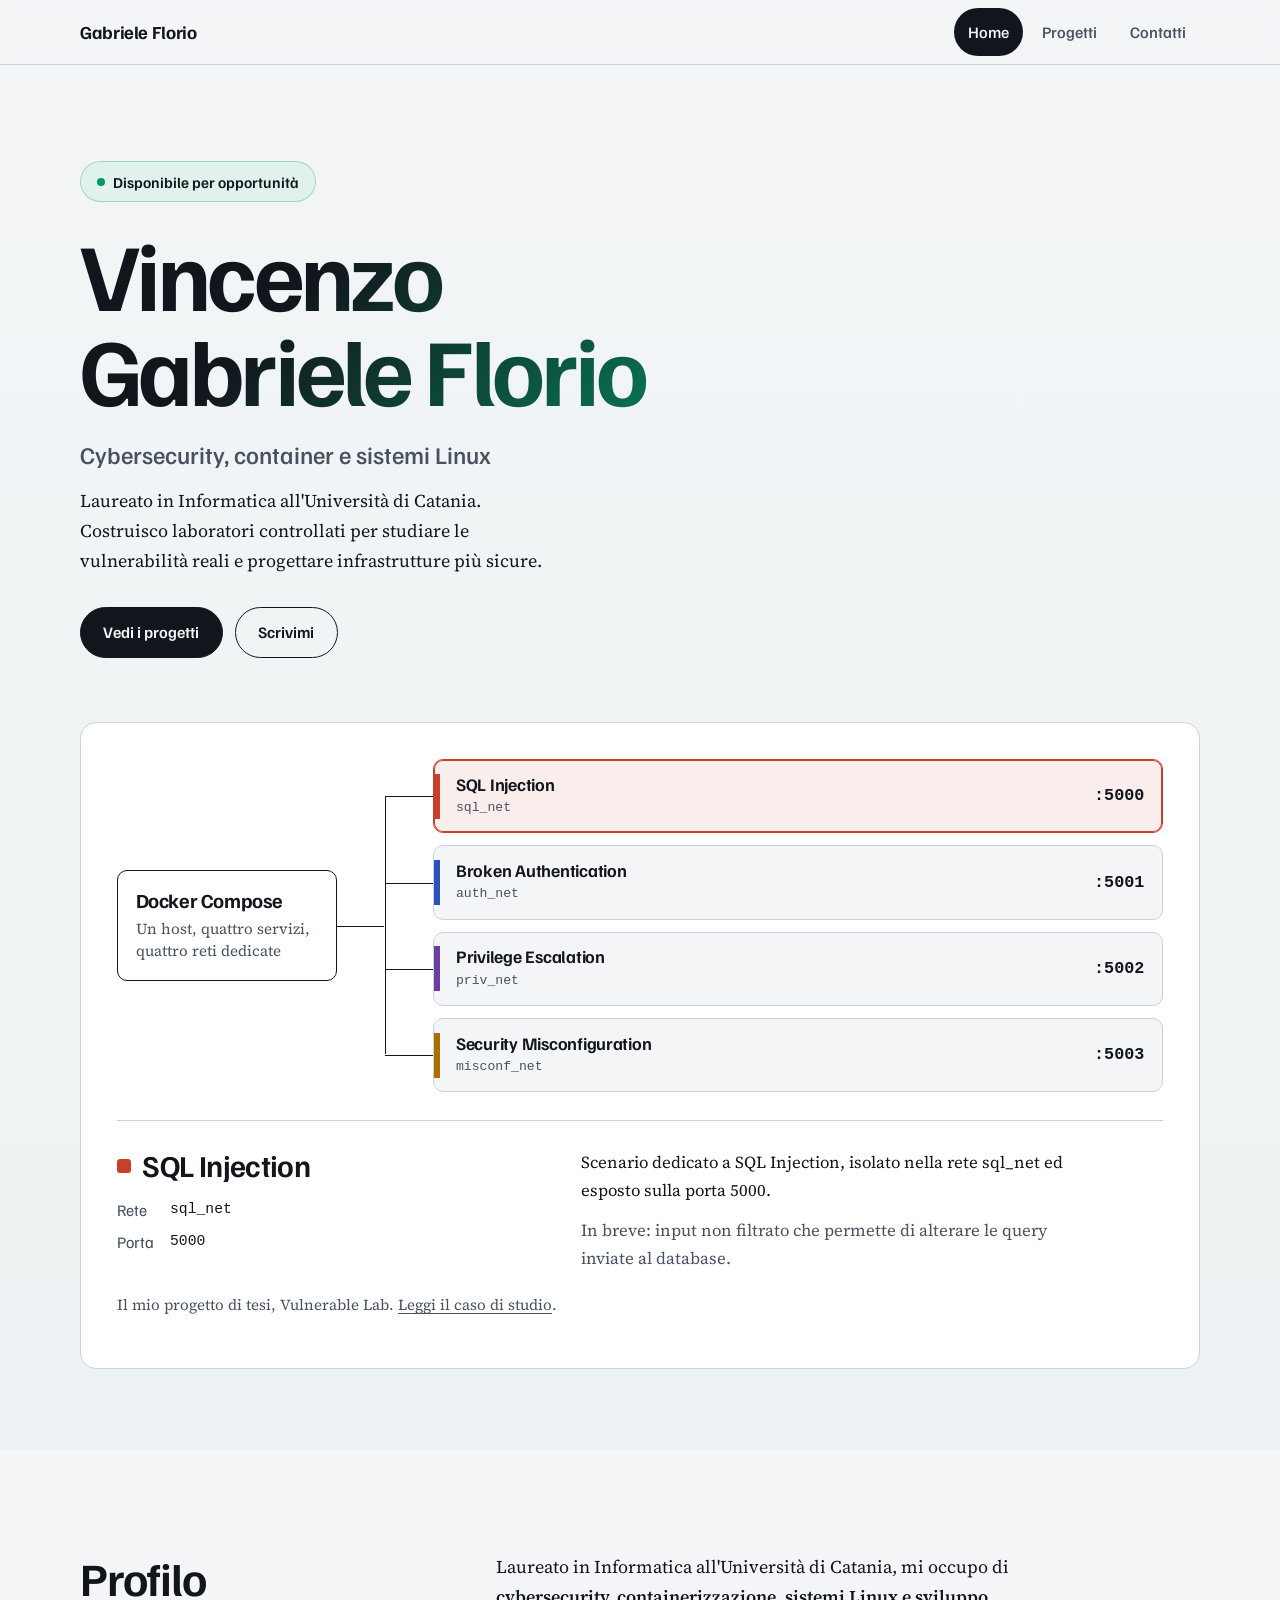
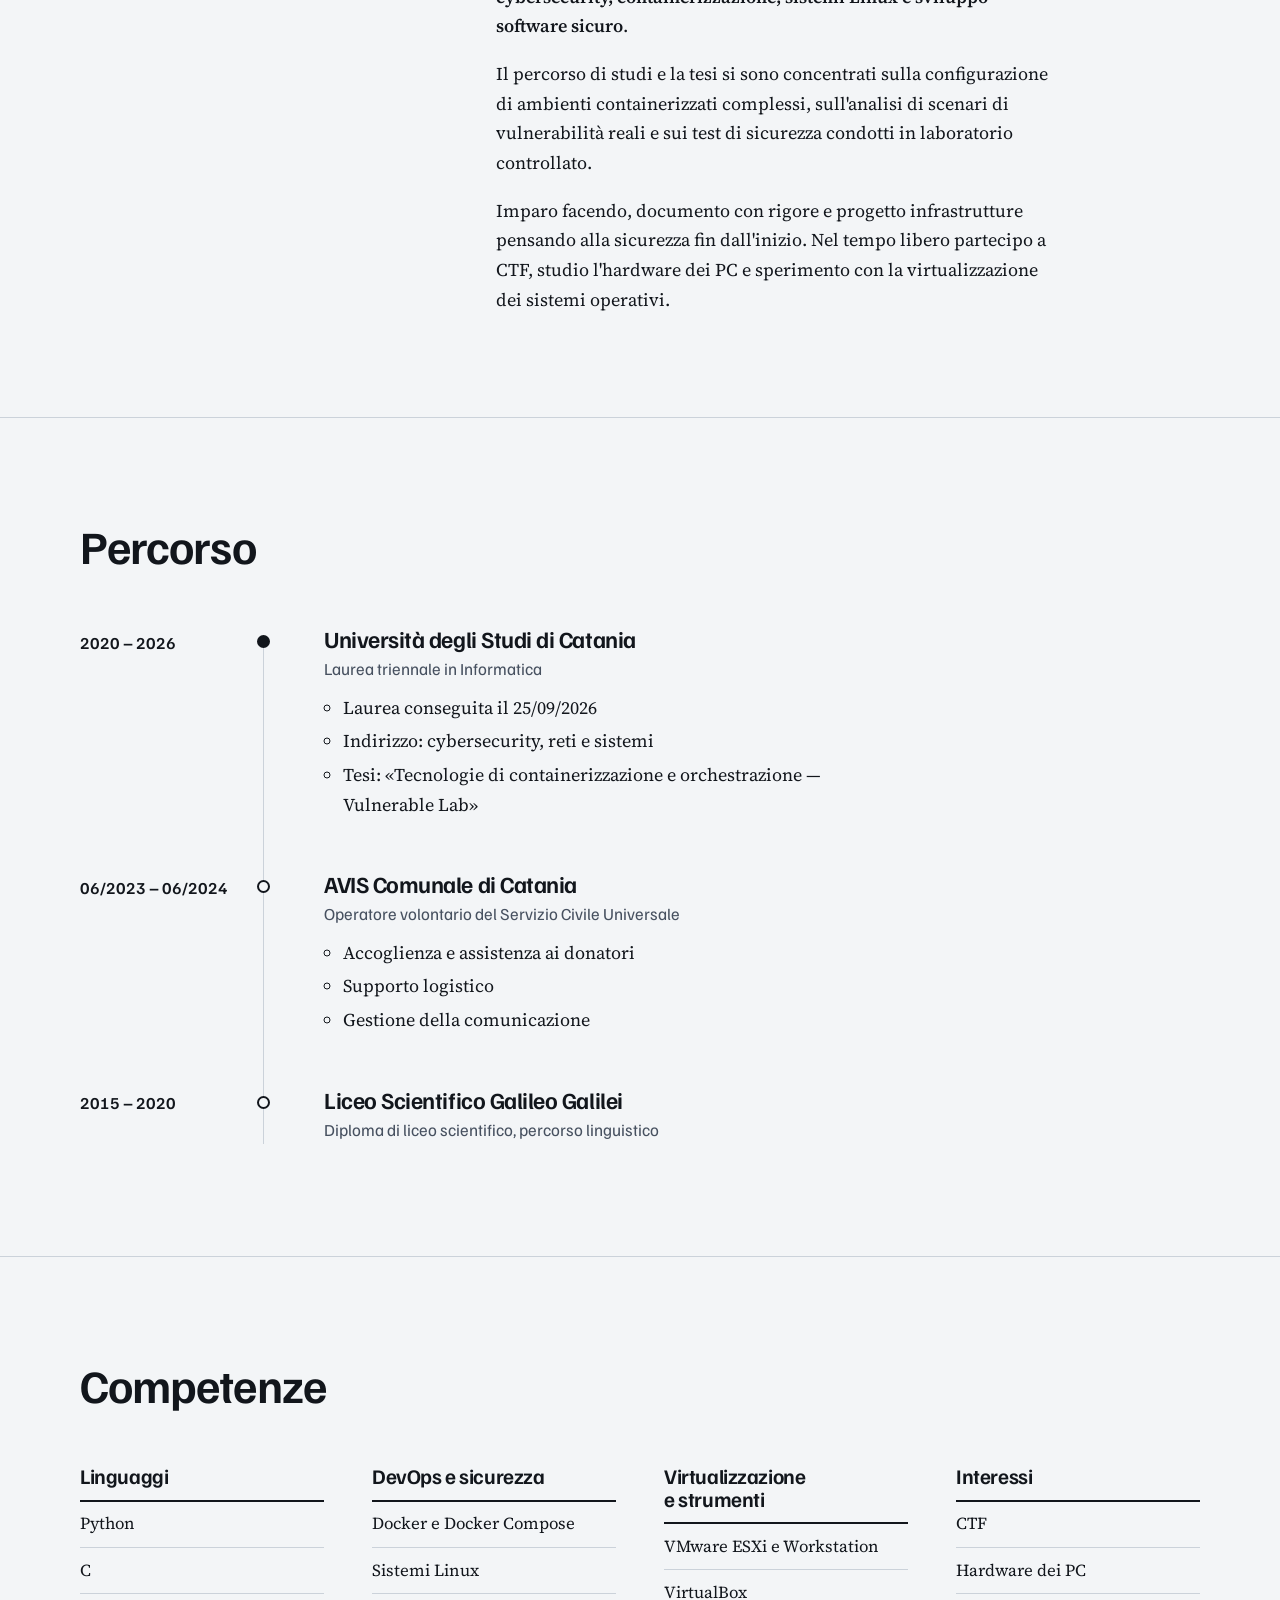
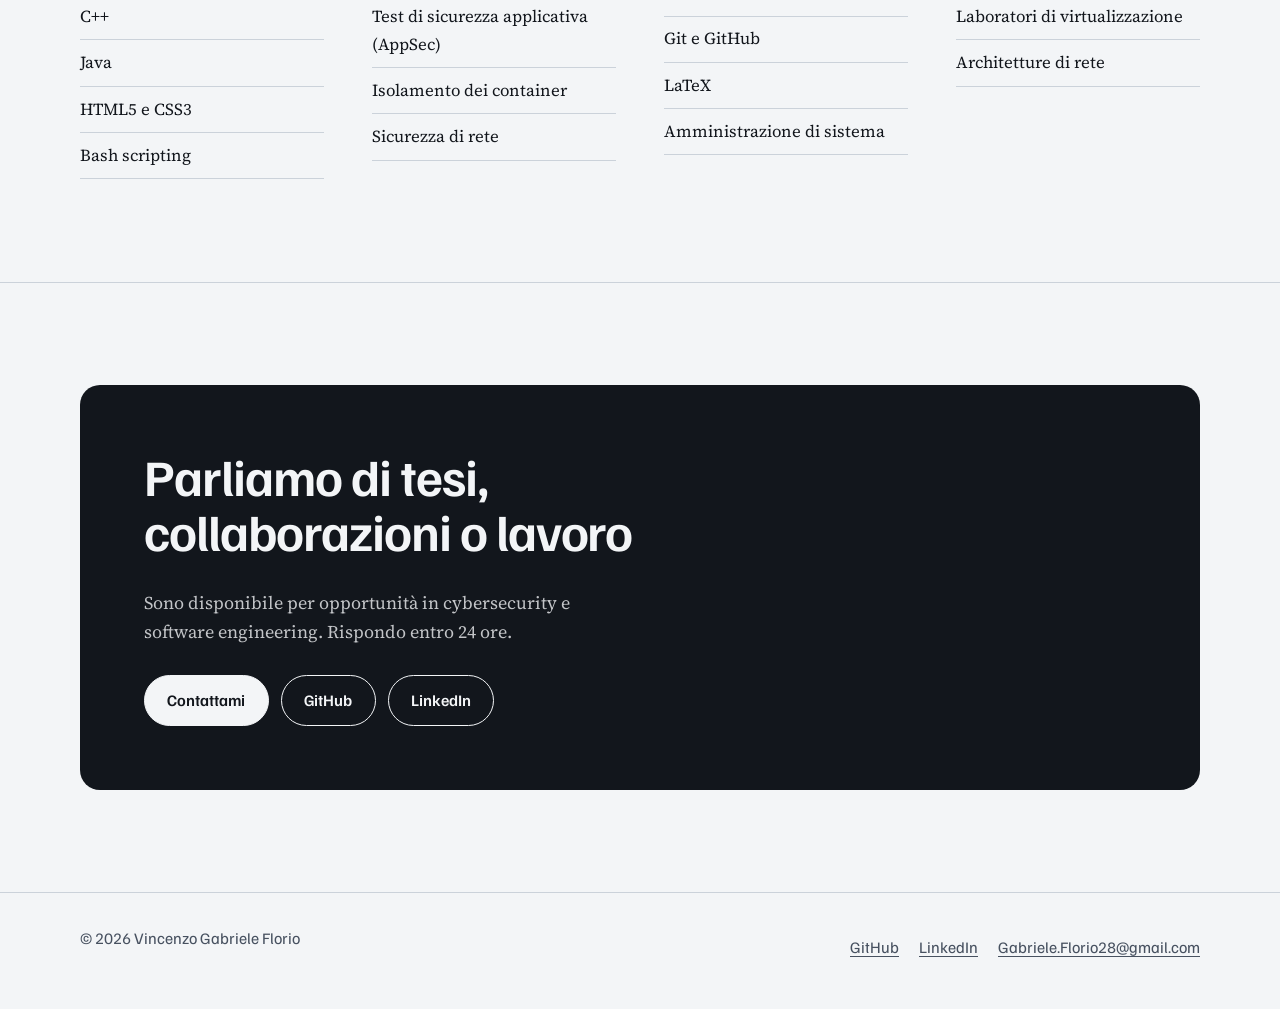
<file: index.html>
<!DOCTYPE html>
<html lang="it">
<head>
  <meta charset="UTF-8">
  <meta name="viewport" content="width=device-width, initial-scale=1">
  <title>Vincenzo Gabriele Florio | Cybersecurity Specialist Portfolio</title>
  <meta name="description" content="Portfolio di Vincenzo Gabriele Florio, laureato in Informatica all'Università di Catania: cybersecurity, Docker, sistemi Linux e sicurezza di rete.">
  <meta name="author" content="Vincenzo Gabriele Florio">
  <meta name="keywords" content="cybersecurity, portfolio, Docker, Linux, penetration testing">
  <meta name="color-scheme" content="light dark">
  <meta property="og:type" content="website">
  <meta property="og:title" content="Vincenzo Gabriele Florio | Cybersecurity Specialist">
  <meta property="og:description" content="Cybersecurity, containerizzazione e sistemi Linux. Progetto di tesi: Vulnerable Lab.">
  <meta property="og:image" content="https://gabrieleflorio28.github.io/og-image.png">
  <link rel="icon" href="favicon.svg" type="image/svg+xml">
  <link rel="icon" href="favicon.png" type="image/png">
  <link rel="preconnect" href="https://fonts.googleapis.com">
  <link rel="preconnect" href="https://fonts.gstatic.com" crossorigin>
  <link href="https://fonts.googleapis.com/css2?family=Familjen+Grotesk:wght@400..700&family=Source+Serif+4:opsz,wght@8..60,400..700&display=swap" rel="stylesheet">
  <link rel="stylesheet" href="css/style.css">
</head>
<body>
  <a class="skip-link" href="#main">Vai al contenuto</a>
  <div class="scroll-progress" aria-hidden="true"></div>

  <header class="site-header">
    <div class="wrap">
      <a class="brand" href="index.html">Gabriele Florio</a>
      <nav class="nav" aria-label="Principale">
        <a href="index.html" aria-current="page">Home</a>
        <a href="projects.html">Progetti</a>
        <a href="contact.html">Contatti</a>
      </nav>
    </div>
  </header>

  <main id="main">
    <section class="hero">
      <div class="wrap">
        <span class="status-badge"><span class="status-dot" aria-hidden="true"></span>Disponibile per opportunità</span>
        <h1>Vincenzo Gabriele Florio</h1>
        <p class="hero-role">Cybersecurity, container e sistemi Linux</p>
        <p class="hero-intro">Laureato in Informatica all'Università di Catania. Costruisco laboratori controllati per studiare le vulnerabilità reali e progettare infrastrutture più sicure.</p>
        <div class="btn-row">
          <a class="btn btn-solid" href="projects.html">Vedi i progetti</a>
          <a class="btn" href="contact.html">Scrivimi</a>
        </div>

        <!-- Il laboratorio della tesi: 4 servizi, 4 reti isolate -->
        <div class="lab" data-lab>
          <div class="lab-grid">
            <div class="lab-host">
              <strong>Docker Compose</strong>
              <span>Un host, quattro servizi, quattro reti dedicate</span>
            </div>
            <ul class="lanes" aria-label="Scenari del Vulnerable Lab">
              <li>
                <button class="lane" type="button" data-lane="sql" aria-pressed="true">
                  <span class="lane-bar"></span>
                  <span><span class="lane-name">SQL Injection</span><span class="lane-net">sql_net</span></span>
                  <span class="lane-port">:5000</span>
                </button>
              </li>
              <li>
                <button class="lane" type="button" data-lane="auth" aria-pressed="false">
                  <span class="lane-bar"></span>
                  <span><span class="lane-name">Broken Authentication</span><span class="lane-net">auth_net</span></span>
                  <span class="lane-port">:5001</span>
                </button>
              </li>
              <li>
                <button class="lane" type="button" data-lane="priv" aria-pressed="false">
                  <span class="lane-bar"></span>
                  <span><span class="lane-name">Privilege Escalation</span><span class="lane-net">priv_net</span></span>
                  <span class="lane-port">:5002</span>
                </button>
              </li>
              <li>
                <button class="lane" type="button" data-lane="misc" aria-pressed="false">
                  <span class="lane-bar"></span>
                  <span><span class="lane-name">Security Misconfiguration</span><span class="lane-net">misconf_net</span></span>
                  <span class="lane-port">:5003</span>
                </button>
              </li>
            </ul>
          </div>

          <div class="lab-panel" data-panel aria-live="polite">
            <div>
              <h3 data-p-title>SQL Injection</h3>
              <dl>
                <dt>Rete</dt><dd data-p-net>sql_net</dd>
                <dt>Porta</dt><dd data-p-port>5000</dd>
              </dl>
            </div>
            <div>
              <p data-p-summary>Scenario dedicato alla SQL Injection, isolato nella rete sql_net.</p>
              <p data-p-what>In breve: input non filtrato che permette di alterare le query inviate al database.</p>
            </div>
          </div>
          <p class="lab-foot">Il mio progetto di tesi, Vulnerable Lab. <a href="projects.html">Leggi il caso di studio</a>.</p>
        </div>
      </div>
    </section>

    <section class="section reveal" id="profilo">
      <div class="wrap split">
        <h2>Profilo</h2>
        <div class="prose">
          <p>Laureato in Informatica all'Università di Catania, mi occupo di <strong>cybersecurity, containerizzazione, sistemi Linux e sviluppo software sicuro</strong>.</p>
          <p>Il percorso di studi e la tesi si sono concentrati sulla configurazione di ambienti containerizzati complessi, sull'analisi di scenari di vulnerabilità reali e sui test di sicurezza condotti in laboratorio controllato.</p>
          <p>Imparo facendo, documento con rigore e progetto infrastrutture pensando alla sicurezza fin dall'inizio. Nel tempo libero partecipo a CTF, studio l'hardware dei PC e sperimento con la virtualizzazione dei sistemi operativi.</p>
        </div>
      </div>
    </section>

    <section class="section reveal" id="percorso">
      <div class="wrap">
        <div class="section-head">
          <h2>Percorso</h2>
        </div>
        <ol class="timeline">
          <li class="tl-item">
            <div class="tl-date">2020 – 2026</div>
            <div class="tl-body">
              <h3>Università degli Studi di Catania</h3>
              <p class="tl-role">Laurea triennale in Informatica</p>
              <ul>
                <li>Laurea conseguita il 25/09/2026</li>
                <li>Indirizzo: cybersecurity, reti e sistemi</li>
                <li>Tesi: «Tecnologie di containerizzazione e orchestrazione — Vulnerable Lab»</li>
              </ul>
            </div>
          </li>
          <li class="tl-item">
            <div class="tl-date">06/2023 – 06/2024</div>
            <div class="tl-body">
              <h3>AVIS Comunale di Catania</h3>
              <p class="tl-role">Operatore volontario del Servizio Civile Universale</p>
              <ul>
                <li>Accoglienza e assistenza ai donatori</li>
                <li>Supporto logistico</li>
                <li>Gestione della comunicazione</li>
              </ul>
            </div>
          </li>
          <li class="tl-item">
            <div class="tl-date">2015 – 2020</div>
            <div class="tl-body">
              <h3>Liceo Scientifico Galileo Galilei</h3>
              <p class="tl-role">Diploma di liceo scientifico, percorso linguistico</p>
            </div>
          </li>
        </ol>
      </div>
    </section>

    <section class="section reveal" id="competenze">
      <div class="wrap">
        <div class="section-head">
          <h2>Competenze</h2>
        </div>
        <div class="skills">
          <div>
            <h3>Linguaggi</h3>
            <ul>
              <li>Python</li>
              <li>C</li>
              <li>C++</li>
              <li>Java</li>
              <li>HTML5 e CSS3</li>
              <li>Bash scripting</li>
            </ul>
          </div>
          <div>
            <h3>DevOps e sicurezza</h3>
            <ul>
              <li>Docker e Docker Compose</li>
              <li>Sistemi Linux</li>
              <li>Test di sicurezza applicativa (AppSec)</li>
              <li>Isolamento dei container</li>
              <li>Sicurezza di rete</li>
            </ul>
          </div>
          <div>
            <h3>Virtualizzazione e strumenti</h3>
            <ul>
              <li>VMware ESXi e Workstation</li>
              <li>VirtualBox</li>
              <li>Git e GitHub</li>
              <li>LaTeX</li>
              <li>Amministrazione di sistema</li>
            </ul>
          </div>
          <div>
            <h3>Interessi</h3>
            <ul>
              <li>CTF</li>
              <li>Hardware dei PC</li>
              <li>Laboratori di virtualizzazione</li>
              <li>Architetture di rete</li>
            </ul>
          </div>
        </div>
      </div>
    </section>

    <section class="section reveal">
      <div class="wrap">
        <div class="cta">
          <h2>Parliamo di tesi, collaborazioni o lavoro</h2>
          <p>Sono disponibile per opportunità in cybersecurity e software engineering. Rispondo entro 24 ore.</p>
          <div class="btn-row">
            <a class="btn btn-solid" href="contact.html">Contattami</a>
            <a class="btn" href="https://github.com/GabrieleFlorio28" rel="noopener">GitHub</a>
            <a class="btn" href="https://www.linkedin.com/in/vincenzo-gabriele-florio-73456a181/" rel="noopener">LinkedIn</a>
          </div>
        </div>
      </div>
    </section>
  </main>

  <footer class="site-footer">
    <div class="wrap">
      <span>© <span data-year>2026</span> Vincenzo Gabriele Florio</span>
      <ul>
        <li><a href="https://github.com/GabrieleFlorio28" rel="noopener">GitHub</a></li>
        <li><a href="https://www.linkedin.com/in/vincenzo-gabriele-florio-73456a181/" rel="noopener">LinkedIn</a></li>
        <li><a href="mailto:Gabriele.Florio28@gmail.com">Gabriele.Florio28@gmail.com</a></li>
      </ul>
    </div>
  </footer>

  <script src="js/main.js"></script>
</body>
</html>
</file>
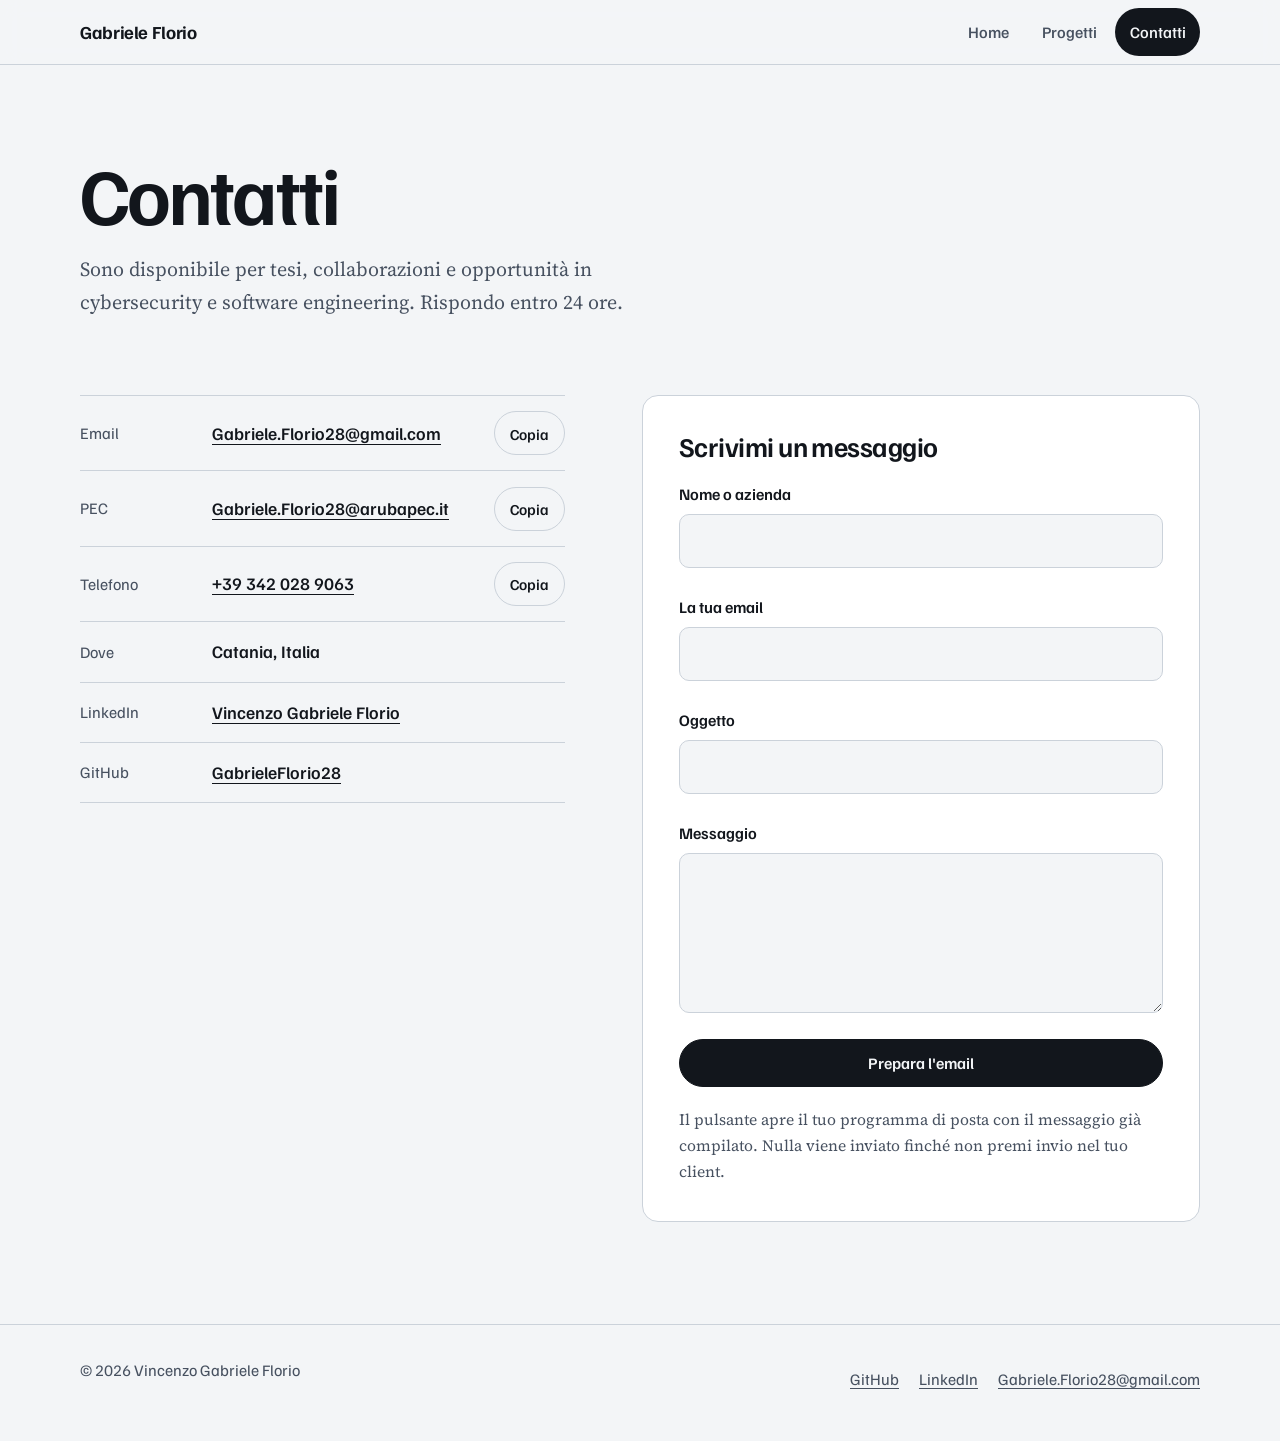
<file: contact.html>
<!DOCTYPE html>
<html lang="it">
<head>
  <meta charset="UTF-8">
  <meta name="viewport" content="width=device-width, initial-scale=1">
  <title>Contatti | Vincenzo Gabriele Florio</title>
  <meta name="description" content="Contatta Vincenzo Gabriele Florio per tesi, collaborazioni e opportunità in cybersecurity e software engineering. Rispondo entro 24 ore.">
  <meta name="author" content="Vincenzo Gabriele Florio">
  <meta name="color-scheme" content="light dark">
  <link rel="icon" href="favicon.svg" type="image/svg+xml">
  <link rel="icon" href="favicon.png" type="image/png">
  <link rel="preconnect" href="https://fonts.googleapis.com">
  <link rel="preconnect" href="https://fonts.gstatic.com" crossorigin>
  <link href="https://fonts.googleapis.com/css2?family=Familjen+Grotesk:wght@400..700&family=Source+Serif+4:opsz,wght@8..60,400..700&display=swap" rel="stylesheet">
  <link rel="stylesheet" href="css/style.css">
</head>
<body>
  <a class="skip-link" href="#main">Vai al contenuto</a>
  <div class="scroll-progress" aria-hidden="true"></div>

  <header class="site-header">
    <div class="wrap">
      <a class="brand" href="index.html">Gabriele Florio</a>
      <nav class="nav" aria-label="Principale">
        <a href="index.html">Home</a>
        <a href="projects.html">Progetti</a>
        <a href="contact.html" aria-current="page">Contatti</a>
      </nav>
    </div>
  </header>

  <main id="main">
    <section class="page-head">
      <div class="wrap">
        <h1>Contatti</h1>
        <p class="lede">Sono disponibile per tesi, collaborazioni e opportunità in cybersecurity e software engineering. Rispondo entro 24 ore.</p>
      </div>
    </section>

    <section class="section reveal" style="border-top:0; padding-top:0">
      <div class="wrap contact-grid">
        <div>
          <ul class="contact-list">
            <li>
              <span class="k">Email</span>
              <a class="v" href="mailto:Gabriele.Florio28@gmail.com">Gabriele.Florio28@gmail.com</a>
              <button class="copy-btn" type="button" data-copy="Gabriele.Florio28@gmail.com" aria-label="Copia l'indirizzo email">Copia</button>
            </li>
            <li>
              <span class="k">PEC</span>
              <a class="v" href="mailto:Gabriele.Florio28@arubapec.it">Gabriele.Florio28@arubapec.it</a>
              <button class="copy-btn" type="button" data-copy="Gabriele.Florio28@arubapec.it" aria-label="Copia l'indirizzo PEC">Copia</button>
            </li>
            <li>
              <span class="k">Telefono</span>
              <a class="v" href="tel:+393420289063">+39 342 028 9063</a>
              <button class="copy-btn" type="button" data-copy="+39 342 028 9063" aria-label="Copia il numero di telefono">Copia</button>
            </li>
            <li>
              <span class="k">Dove</span>
              <span class="v">Catania, Italia</span>
              <span></span>
            </li>
            <li>
              <span class="k">LinkedIn</span>
              <a class="v" href="https://www.linkedin.com/in/vincenzo-gabriele-florio-73456a181/" rel="noopener">Vincenzo Gabriele Florio</a>
              <span></span>
            </li>
            <li>
              <span class="k">GitHub</span>
              <a class="v" href="https://github.com/GabrieleFlorio28" rel="noopener">GabrieleFlorio28</a>
              <span></span>
            </li>
          </ul>
          <p class="sr-only" role="status" aria-live="polite" data-copy-status></p>
        </div>

        <form class="form" data-mailto-form novalidate>
          <h2>Scrivimi un messaggio</h2>
          <div class="field">
            <label for="nome">Nome o azienda</label>
            <input id="nome" name="nome" type="text" autocomplete="name" required aria-describedby="nome-error">
            <span class="field-error" id="nome-error" aria-live="assertive"></span>
          </div>
          <div class="field">
            <label for="email">La tua email</label>
            <input id="email" name="email" type="email" autocomplete="email" required aria-describedby="email-error">
            <span class="field-error" id="email-error" aria-live="assertive"></span>
          </div>
          <div class="field">
            <label for="oggetto">Oggetto</label>
            <input id="oggetto" name="oggetto" type="text" required aria-describedby="oggetto-error">
            <span class="field-error" id="oggetto-error" aria-live="assertive"></span>
          </div>
          <div class="field">
            <label for="messaggio">Messaggio</label>
            <textarea id="messaggio" name="messaggio" required aria-describedby="messaggio-error"></textarea>
            <span class="field-error" id="messaggio-error" aria-live="assertive"></span>
          </div>
          <button class="btn btn-solid" type="submit">Prepara l'email</button>
          <p class="form-note" data-form-note>Il pulsante apre il tuo programma di posta con il messaggio già compilato. Nulla viene inviato finché non premi invio nel tuo client.</p>
        </form>
      </div>
    </section>
  </main>

  <footer class="site-footer">
    <div class="wrap">
      <span>© <span data-year>2026</span> Vincenzo Gabriele Florio</span>
      <ul>
        <li><a href="https://github.com/GabrieleFlorio28" rel="noopener">GitHub</a></li>
        <li><a href="https://www.linkedin.com/in/vincenzo-gabriele-florio-73456a181/" rel="noopener">LinkedIn</a></li>
        <li><a href="mailto:Gabriele.Florio28@gmail.com">Gabriele.Florio28@gmail.com</a></li>
      </ul>
    </div>
  </footer>

  <script src="js/main.js"></script>
</body>
</html>
</file>
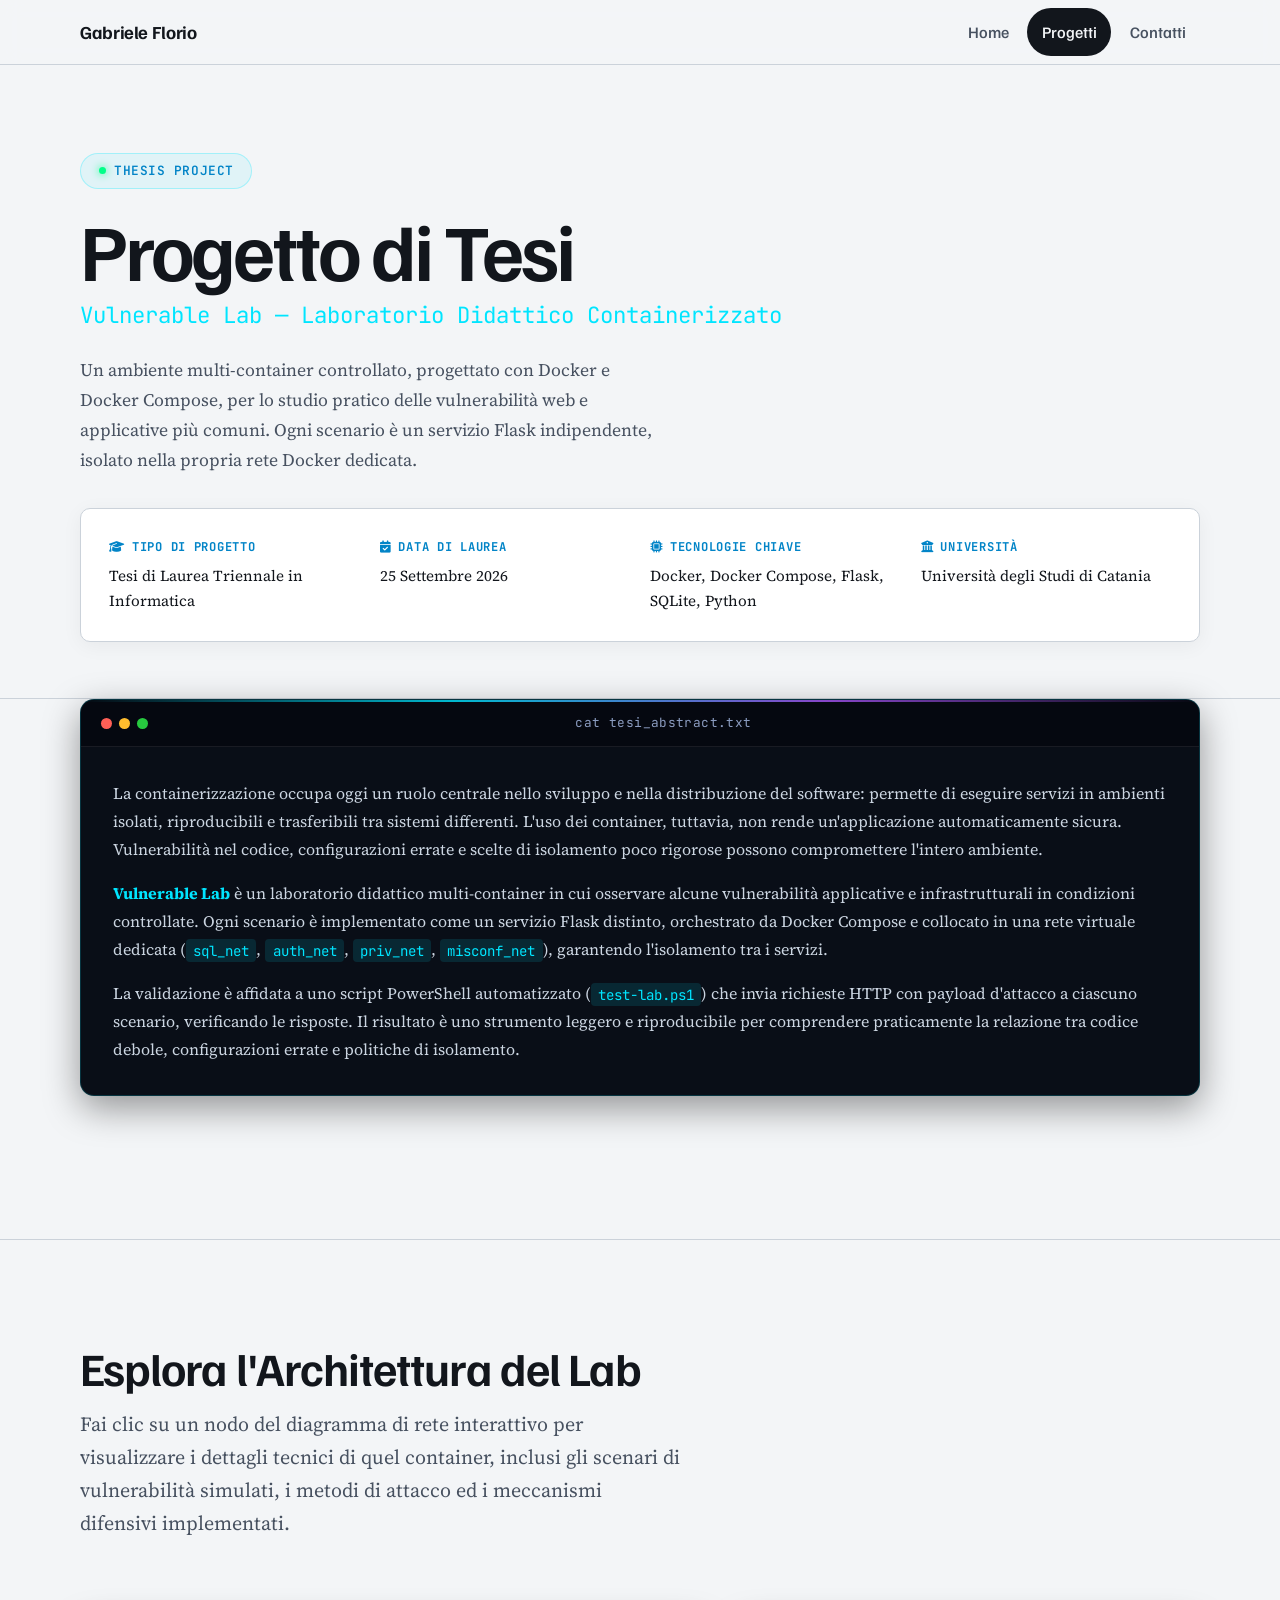
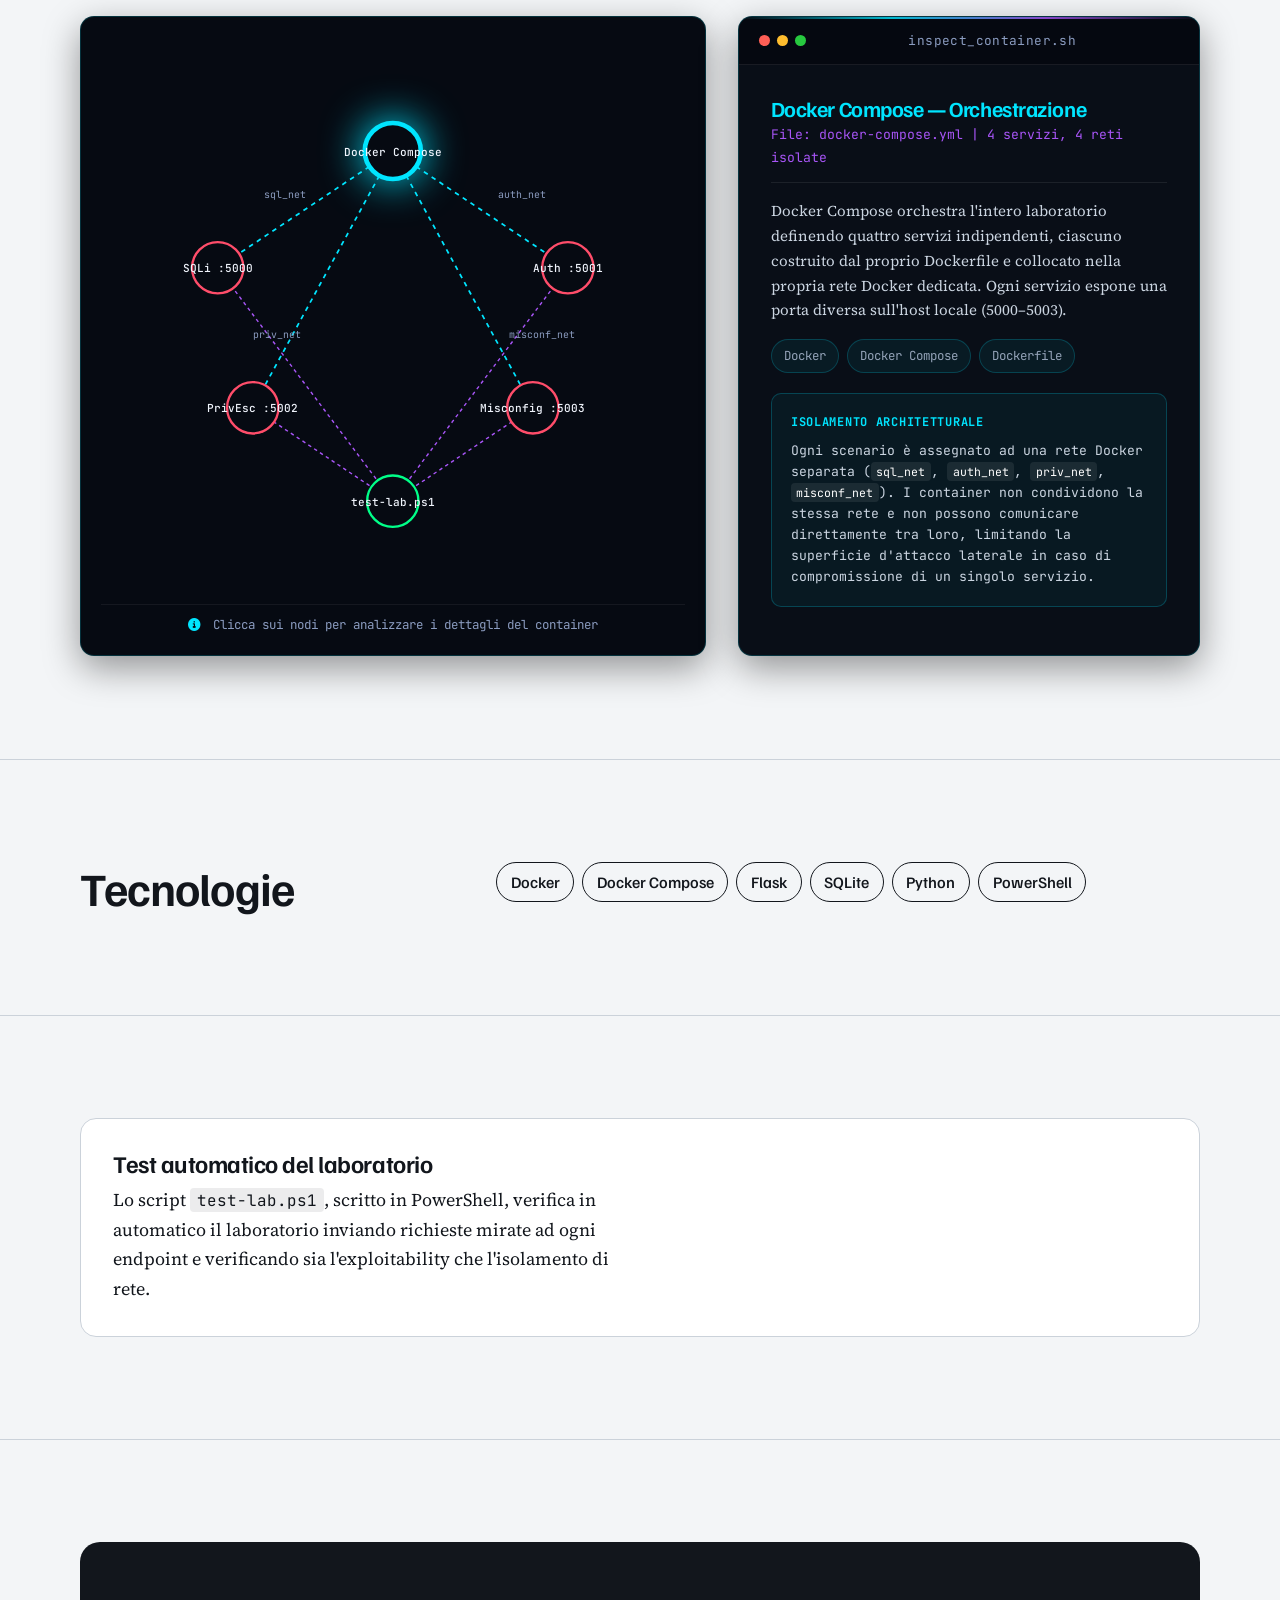
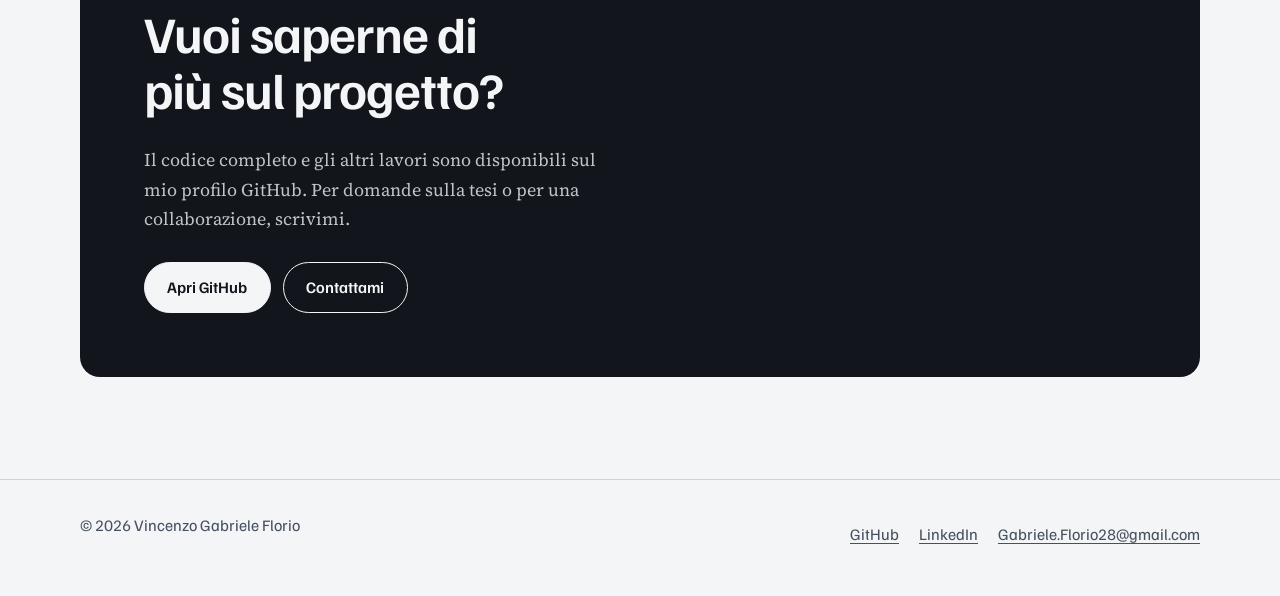
<file: projects.html>
<!DOCTYPE html>
<html lang="it">
<head>
  <meta charset="UTF-8">
  <meta name="viewport" content="width=device-width, initial-scale=1">
  <title>Progetti | Vincenzo Gabriele Florio</title>
  <meta name="description" content="Dettagli del progetto di tesi 'Vulnerable Lab' — laboratorio didattico containerizzato con Docker per lo studio delle vulnerabilità di sicurezza. Di Vincenzo Gabriele Florio.">
  <meta name="author" content="Vincenzo Gabriele Florio">
  <meta name="color-scheme" content="light dark">
  <link rel="icon" href="favicon.svg" type="image/svg+xml">
  <link rel="icon" href="favicon.png" type="image/png">
  <link rel="preconnect" href="https://fonts.googleapis.com">
  <link rel="preconnect" href="https://fonts.gstatic.com" crossorigin>
  <link href="https://fonts.googleapis.com/css2?family=Familjen+Grotesk:wght@400..700&family=JetBrains+Mono:wght@400;500;600;700&family=Source+Serif+4:opsz,wght@8..60,400..700&display=swap" rel="stylesheet">
  <link rel="stylesheet" href="https://cdnjs.cloudflare.com/ajax/libs/font-awesome/6.5.0/css/all.min.css">
  <link rel="stylesheet" href="css/style.css">
</head>
<body>
  <a class="skip-link" href="#main">Vai al contenuto</a>
  <div class="scroll-progress" aria-hidden="true"></div>

  <header class="site-header">
    <div class="wrap">
      <a class="brand" href="index.html">Gabriele Florio</a>
      <nav class="nav" aria-label="Principale">
        <a href="index.html">Home</a>
        <a href="projects.html" aria-current="page">Progetti</a>
        <a href="contact.html">Contatti</a>
      </nav>
    </div>
  </header>

  <main id="main">
    <!-- Project Hero Section -->
    <section class="section page-head reveal">
      <div class="wrap">
        <div class="hero-badge">
          <span class="pulse-dot"></span>
          Thesis Project
        </div>
        <h1>Progetto di Tesi</h1>
        <p class="lede" style="font-family: var(--f-code); color: var(--neon-cyan); margin-top: 0.5rem; font-size: clamp(1.1rem, 2.5vw, 1.4rem);">
          Vulnerable Lab — Laboratorio Didattico Containerizzato
        </p>
        <p style="color: var(--muted); max-width: 65ch; margin-top: 0.75rem; font-size: 1.1rem; line-height: 1.7;">
          Un ambiente multi-container controllato, progettato con Docker e Docker Compose, per lo studio pratico delle vulnerabilità web e applicative più comuni. Ogni scenario è un servizio Flask indipendente, isolato nella propria rete Docker dedicata.
        </p>

        <!-- Project Metadata Grid -->
        <div class="project-meta-grid">
          <div class="meta-item">
            <strong><i class="fa-solid fa-graduation-cap"></i> TIPO DI PROGETTO</strong>
            Tesi di Laurea Triennale in Informatica
          </div>
          <div class="meta-item">
            <strong><i class="fa-solid fa-calendar-check"></i> DATA DI LAUREA</strong>
            25 Settembre 2026
          </div>
          <div class="meta-item">
            <strong><i class="fa-solid fa-microchip"></i> TECNOLOGIE CHIAVE</strong>
            Docker, Docker Compose, Flask, SQLite, Python
          </div>
          <div class="meta-item">
            <strong><i class="fa-solid fa-building-columns"></i> UNIVERSITÀ</strong>
            Università degli Studi di Catania
          </div>
        </div>
      </div>
    </section>

    <!-- Abstract — Terminal Card -->
    <section class="section reveal" style="padding-top: 0;">
      <div class="wrap">
        <div class="terminal-card">
          <div class="terminal-header">
            <div class="terminal-dots">
              <span class="dot red"></span>
              <span class="dot yellow"></span>
              <span class="dot green"></span>
            </div>
            <div class="terminal-title">cat tesi_abstract.txt</div>
            <div></div>
          </div>
          <div class="terminal-body">
            <p>
              La containerizzazione occupa oggi un ruolo centrale nello sviluppo e nella distribuzione del software: permette di eseguire servizi in ambienti isolati, riproducibili e trasferibili tra sistemi differenti. L'uso dei container, tuttavia, non rende un'applicazione automaticamente sicura. Vulnerabilità nel codice, configurazioni errate e scelte di isolamento poco rigorose possono compromettere l'intero ambiente.
            </p>
            <p>
              <strong style="color: var(--neon-cyan);">Vulnerable Lab</strong> è un laboratorio didattico multi-container in cui osservare alcune vulnerabilità applicative e infrastrutturali in condizioni controllate. Ogni scenario è implementato come un servizio Flask distinto, orchestrato da Docker Compose e collocato in una rete virtuale dedicata (<code>sql_net</code>, <code>auth_net</code>, <code>priv_net</code>, <code>misconf_net</code>), garantendo l'isolamento tra i servizi.
            </p>
            <p>
              La validazione è affidata a uno script PowerShell automatizzato (<code>test-lab.ps1</code>) che invia richieste HTTP con payload d'attacco a ciascuno scenario, verificando le risposte. Il risultato è uno strumento leggero e riproducibile per comprendere praticamente la relazione tra codice debole, configurazioni errate e politiche di isolamento.
            </p>
          </div>
        </div>
      </div>
    </section>

    <!-- Interactive Lab Architecture Diagram -->
    <section class="section reveal">
      <div class="wrap">
        <div class="section-head">
          <h2>Esplora l'Architettura del Lab</h2>
          <p class="lede">Fai clic su un nodo del diagramma di rete interattivo per visualizzare i dettagli tecnici di quel container, inclusi gli scenari di vulnerabilità simulati, i metodi di attacco ed i meccanismi difensivi implementati.</p>
        </div>

        <div class="lab-section">
          <!-- SVG Diagram -->
          <div class="diagram-container">
            <div class="diagram-svg-wrapper">
              <svg viewBox="0 0 500 400" width="100%" height="100%" id="network-svg" role="img" aria-label="Diagramma di rete interattivo del Vulnerable Lab">
                <defs>
                  <marker id="arrow" viewBox="0 0 10 10" refX="18" refY="5" markerWidth="6" markerHeight="6" orient="auto-start-reverse">
                    <path d="M 0 1 L 10 5 L 0 9 z" fill="#4d5f80"/>
                  </marker>
                  <filter id="glow">
                    <feGaussianBlur stdDeviation="3" result="coloredBlur"/>
                    <feMerge>
                      <feMergeNode in="coloredBlur"/>
                      <feMergeNode in="SourceGraphic"/>
                    </feMerge>
                  </filter>
                </defs>

                <!-- Edges: Compose orchestrator to each service -->
                <line x1="250" y1="60" x2="100" y2="160" stroke="#00e5ff" stroke-width="1.5" class="svg-edge" />
                <line x1="250" y1="60" x2="400" y2="160" stroke="#00e5ff" stroke-width="1.5" class="svg-edge" />
                <line x1="250" y1="60" x2="130" y2="280" stroke="#00e5ff" stroke-width="1.5" class="svg-edge" />
                <line x1="250" y1="60" x2="370" y2="280" stroke="#00e5ff" stroke-width="1.5" class="svg-edge" />

                <!-- Test Script connections (dashed purple) -->
                <line x1="250" y1="360" x2="100" y2="160" stroke="#a855f7" stroke-width="1.2" stroke-dasharray="3" />
                <line x1="250" y1="360" x2="400" y2="160" stroke="#a855f7" stroke-width="1.2" stroke-dasharray="3" />
                <line x1="250" y1="360" x2="130" y2="280" stroke="#a855f7" stroke-width="1.2" stroke-dasharray="3" />
                <line x1="250" y1="360" x2="370" y2="280" stroke="#a855f7" stroke-width="1.2" stroke-dasharray="3" />

                <!-- Nodes -->
                <g class="svg-node" data-target="node-compose" id="node-compose" tabindex="0" role="button" aria-label="Docker Compose Orchestrator">
                  <circle cx="250" cy="60" r="24" fill="#060a12" stroke="#00e5ff" style="color: #00e5ff;" />
                  <text x="250" y="64">Docker Compose</text>
                </g>

                <g class="svg-node" data-target="node-sqli" id="node-sqli" tabindex="0" role="button" aria-label="Scenario SQL Injection">
                  <circle cx="100" cy="160" r="22" fill="#060a12" stroke="#ff4d6a" style="color: #ff4d6a;" />
                  <text x="100" y="164">SQLi :5000</text>
                </g>

                <g class="svg-node" data-target="node-auth" id="node-auth" tabindex="0" role="button" aria-label="Scenario Broken Authentication">
                  <circle cx="400" cy="160" r="22" fill="#060a12" stroke="#ff4d6a" style="color: #ff4d6a;" />
                  <text x="400" y="164">Auth :5001</text>
                </g>

                <g class="svg-node" data-target="node-privilege" id="node-privilege" tabindex="0" role="button" aria-label="Scenario Privilege Escalation">
                  <circle cx="130" cy="280" r="22" fill="#060a12" stroke="#ff4d6a" style="color: #ff4d6a;" />
                  <text x="130" y="284">PrivEsc :5002</text>
                </g>

                <g class="svg-node" data-target="node-misconfig" id="node-misconfig" tabindex="0" role="button" aria-label="Scenario Security Misconfiguration">
                  <circle cx="370" cy="280" r="22" fill="#060a12" stroke="#ff4d6a" style="color: #ff4d6a;" />
                  <text x="370" y="284">Misconfig :5003</text>
                </g>

                <g class="svg-node" data-target="node-tester" id="node-tester" tabindex="0" role="button" aria-label="Script di test automatico">
                  <circle cx="250" cy="360" r="22" fill="#060a12" stroke="#00ff88" style="color: #00ff88;" />
                  <text x="250" y="364">test-lab.ps1</text>
                </g>

                <!-- Subnet Labels -->
                <text x="140" y="100" fill="#8b9cc0" font-size="8.5" font-family="'JetBrains Mono', monospace">sql_net</text>
                <text x="340" y="100" fill="#8b9cc0" font-size="8.5" font-family="'JetBrains Mono', monospace">auth_net</text>
                <text x="130" y="220" fill="#8b9cc0" font-size="8.5" font-family="'JetBrains Mono', monospace">priv_net</text>
                <text x="350" y="220" fill="#8b9cc0" font-size="8.5" font-family="'JetBrains Mono', monospace">misconf_net</text>
              </svg>
            </div>
            <div class="diagram-caption">
              <i class="fa-solid fa-circle-info"></i> Clicca sui nodi per analizzare i dettagli del container
            </div>
          </div>

          <!-- Info Details Panel -->
          <div class="terminal-card" style="margin-bottom: 0; min-height: 440px;">
            <div class="terminal-header">
              <div class="terminal-dots">
                <span class="dot red"></span>
                <span class="dot yellow"></span>
                <span class="dot green"></span>
              </div>
              <div class="terminal-title">inspect_container.sh</div>
              <div></div>
            </div>
            <div class="terminal-body details-panel">
              <!-- Placeholder -->
              <div class="placeholder-detail" id="details-placeholder">
                <i class="fa-solid fa-network-wired"></i>
                <p style="font-family: var(--f-code); font-size: 0.88rem;">
                  Seleziona un container nel diagramma a sinistra per ispezionare lo stato del servizio, la configurazione della rete ed il focus della vulnerabilità.
                </p>
              </div>

              <!-- 1. Docker Compose Orchestrator -->
              <div class="active-detail" id="detail-node-compose">
                <div class="detail-header">
                  <h3>Docker Compose — Orchestrazione</h3>
                  <div class="detail-network">File: docker-compose.yml | 4 servizi, 4 reti isolate</div>
                </div>
                <p class="detail-desc">
                  Docker Compose orchestra l'intero laboratorio definendo quattro servizi indipendenti, ciascuno costruito dal proprio Dockerfile e collocato nella propria rete Docker dedicata. Ogni servizio espone una porta diversa sull'host locale (5000–5003).
                </p>
                <div class="detail-tech-stack">
                  <span class="skill-tag">Docker</span>
                  <span class="skill-tag">Docker Compose</span>
                  <span class="skill-tag">Dockerfile</span>
                </div>
                <div class="detail-vuln-box" style="background: rgba(0, 229, 255, 0.05); border-color: rgba(0, 229, 255, 0.22);">
                  <strong style="color: var(--neon-cyan);">ISOLAMENTO ARCHITETTURALE</strong>
                  Ogni scenario è assegnato ad una rete Docker separata (<code>sql_net</code>, <code>auth_net</code>, <code>priv_net</code>, <code>misconf_net</code>). I container non condividono la stessa rete e non possono comunicare direttamente tra loro, limitando la superficie d'attacco laterale in caso di compromissione di un singolo servizio.
                </div>
              </div>

              <!-- 2. SQL Injection -->
              <div class="active-detail" id="detail-node-sqli">
                <div class="detail-header">
                  <h3>SQL Injection Scenario</h3>
                  <div class="detail-network">Rete: sql_net | Porta: localhost:5000</div>
                </div>
                <p class="detail-desc">
                  Applicazione Flask vulnerabile che utilizza SQLite come database. I parametri di ricerca inviati tramite query string (<code>/search?q=</code>) vengono concatenati direttamente nelle query SQL senza sanitizzazione né parametrizzazione, permettendo l'iniezione arbitraria di codice SQL.
                </p>
                <div class="detail-tech-stack">
                  <span class="skill-tag">Python (Flask)</span>
                  <span class="skill-tag">SQLite</span>
                </div>
                <div class="detail-vuln-box">
                  <strong>VULNERABILITÀ E ATTACCO SIMULATO</strong>
                  L'endpoint <code>/search?q=</code> accetta input non filtrato. Inserendo payload come <code>' OR '1'='1</code> nel parametro di ricerca, l'attaccante può estrarre l'intero contenuto del database, bypassare controlli di autenticazione e manipolare i dati. L'endpoint <code>/init</code> inizializza il database con dati di esempio.
                  <br><br>
                  <strong style="color: var(--neon-green);">MITIGAZIONE:</strong> Utilizzo di Prepared Statements (query parametrizzate) per separare rigidamente la logica SQL dai dati inseriti dall'utente, impedendo l'esecuzione di codice iniettato.
                </div>
              </div>

              <!-- 3. Broken Authentication -->
              <div class="active-detail" id="detail-node-auth">
                <div class="detail-header">
                  <h3>Broken Authentication</h3>
                  <div class="detail-network">Rete: auth_net | Porta: localhost:5001</div>
                </div>
                <p class="detail-desc">
                  Applicazione Flask con un sistema di autenticazione volutamente insicuro: le credenziali utente sono memorizzate in chiaro nel codice sorgente come dizionario Python (<code>alice:password123</code>, <code>bob:qwerty</code>), senza alcun meccanismo di hashing o salting.
                </p>
                <div class="detail-tech-stack">
                  <span class="skill-tag">Python (Flask)</span>
                  <span class="skill-tag">Plaintext Passwords</span>
                </div>
                <div class="detail-vuln-box">
                  <strong>VULNERABILITÀ E ATTACCO SIMULATO</strong>
                  Le password sono conservate in chiaro nel codice sorgente. L'endpoint <code>/login</code> accetta credenziali via POST e le confronta direttamente con il dizionario in memoria. Un attaccante che ottiene accesso al codice sorgente o al container può leggere immediatamente tutte le credenziali. L'uso di password deboli (<code>password123</code>, <code>qwerty</code>) rende il sistema vulnerabile ad attacchi di forza bruta.
                  <br><br>
                  <strong style="color: var(--neon-green);">MITIGAZIONE:</strong> Hashing delle password con algoritmi robusti (bcrypt, argon2), utilizzo di salt univoci per ogni utente, e conservazione delle credenziali in un database separato con accesso controllato.
                </div>
              </div>

              <!-- 4. Privilege Escalation -->
              <div class="active-detail" id="detail-node-privilege">
                <div class="detail-header">
                  <h3>Privilege Escalation</h3>
                  <div class="detail-network">Rete: priv_net | Porta: localhost:5002</div>
                </div>
                <p class="detail-desc">
                  Scenario Flask che simula un servizio con accesso improprio a risorse privilegiate. Il container illustra come un'errata configurazione dei permessi o il montaggio di risorse sensibili dell'host possa permettere l'escalazione dei privilegi.
                </p>
                <div class="detail-tech-stack">
                  <span class="skill-tag">Python (Flask)</span>
                  <span class="skill-tag">Docker Volumes</span>
                </div>
                <div class="detail-vuln-box">
                  <strong>VULNERABILITÀ E ATTACCO SIMULATO</strong>
                  Il servizio espone funzionalità che permettono l'accesso a risorse che dovrebbero essere ristrette. Un utente non privilegiato può sfruttare endpoint non protetti per ottenere informazioni o eseguire operazioni che richiederebbero permessi elevati, dimostrando l'importanza del principio di Least Privilege nella progettazione dei container.
                  <br><br>
                  <strong style="color: var(--neon-green);">MITIGAZIONE:</strong> Applicare il principio di Least Privilege: eseguire i processi con utenti non-root, limitare i volume mounts allo stretto necessario, e utilizzare container rootless o policy di sicurezza (seccomp, AppArmor).
                </div>
              </div>

              <!-- 5. Security Misconfiguration -->
              <div class="active-detail" id="detail-node-misconfig">
                <div class="detail-header">
                  <h3>Security Misconfiguration</h3>
                  <div class="detail-network">Rete: misconf_net | Porta: localhost:5003</div>
                </div>
                <p class="detail-desc">
                  Applicazione Flask avviata con la variabile d'ambiente <code>DEBUG_MODE=true</code> impostata nel <code>docker-compose.yml</code>. Simula un errore di configurazione tipico in ambienti di produzione: modalità debug attiva, esposizione di informazioni interne e messaggi di errore dettagliati.
                </p>
                <div class="detail-tech-stack">
                  <span class="skill-tag">Python (Flask)</span>
                  <span class="skill-tag">Environment Variables</span>
                  <span class="skill-tag">DEBUG_MODE</span>
                </div>
                <div class="detail-vuln-box">
                  <strong>VULNERABILITÀ E ATTACCO SIMULATO</strong>
                  La variabile <code>DEBUG_MODE=true</code> definita nel Compose attiva la modalità debug di Flask, che espone il debugger interattivo di Werkzeug in caso di errore. Un attaccante può provocare un'eccezione ed accedere alla console di debug, eseguendo codice Python arbitrario sul server. I messaggi di errore dettagliati rivelano stack trace, percorsi di file e variabili d'ambiente.
                  <br><br>
                  <strong style="color: var(--neon-green);">MITIGAZIONE:</strong> Non impostare mai <code>DEBUG_MODE</code> o <code>FLASK_DEBUG</code> in ambienti di produzione. Utilizzare variabili d'ambiente gestite in modo sicuro, disabilitare messaggi di errore verbosi e implementare pagine di errore personalizzate.
                </div>
              </div>

              <!-- 6. Test Script -->
              <div class="active-detail" id="detail-node-tester">
                <div class="detail-header">
                  <h3>Script Automatico di Test</h3>
                  <div class="detail-network">Script: scripts/test-lab.ps1 | Host locale</div>
                </div>
                <p class="detail-desc">
                  Uno script PowerShell (<code>test-lab.ps1</code>) che automatizza la verifica del laboratorio. Lo script invia richieste HTTP ai vari endpoint vulnerabili con payload d'attacco predefiniti, verifica le risposte ricevute e produce un report sullo stato di ciascuno scenario.
                </p>
                <div class="detail-tech-stack">
                  <span class="skill-tag">PowerShell</span>
                  <span class="skill-tag">Invoke-WebRequest</span>
                  <span class="skill-tag">Automazione Test</span>
                </div>
                <div class="detail-vuln-box" style="background: rgba(0, 255, 136, 0.05); border-color: rgba(0, 255, 136, 0.2);">
                  <strong style="color: var(--neon-green);">VERIFICA E VALIDAZIONE</strong>
                  Lo script testa automaticamente ciascun endpoint: invia query SQL malevole a <code>:5000</code>, tenta login con credenziali deboli su <code>:5001</code>, verifica l'accesso a risorse privilegiate su <code>:5002</code> e controlla l'esposizione del debugger su <code>:5003</code>. I risultati vengono confrontati con le risposte attese per validare il corretto funzionamento degli scenari.
                </div>
              </div>

            </div>
          </div>
        </div>
      </div>
    </section>

    <!-- Technologies Section -->
    <section class="section reveal">
      <div class="wrap split">
        <h2>Tecnologie</h2>
        <div>
          <ul class="stack" aria-label="Tecnologie usate">
            <li>Docker</li>
            <li>Docker Compose</li>
            <li>Flask</li>
            <li>SQLite</li>
            <li>Python</li>
            <li>PowerShell</li>
          </ul>
        </div>
      </div>
    </section>

    <!-- Automatic Testing Box -->
    <section class="section reveal">
      <div class="wrap">
        <div class="test-box">
          <h3>Test automatico del laboratorio</h3>
          <p>Lo script <code>test-lab.ps1</code>, scritto in PowerShell, verifica in automatico il laboratorio inviando richieste mirate ad ogni endpoint e verificando sia l'exploitability che l'isolamento di rete.</p>
        </div>
      </div>
    </section>

    <!-- Call to Action -->
    <section class="section reveal">
      <div class="wrap">
        <div class="cta">
          <h2>Vuoi saperne di più sul progetto?</h2>
          <p>Il codice completo e gli altri lavori sono disponibili sul mio profilo GitHub. Per domande sulla tesi o per una collaborazione, scrivimi.</p>
          <div class="btn-row">
            <a class="btn btn-solid" href="https://github.com/GabrieleFlorio28" rel="noopener" target="_blank">Apri GitHub</a>
            <a class="btn" href="contact.html">Contattami</a>
          </div>
        </div>
      </div>
    </section>
  </main>

  <footer class="site-footer">
    <div class="wrap">
      <span>© <span data-year>2026</span> Vincenzo Gabriele Florio</span>
      <ul>
        <li><a href="https://github.com/GabrieleFlorio28" rel="noopener" target="_blank">GitHub</a></li>
        <li><a href="https://www.linkedin.com/in/vincenzo-gabriele-florio-73456a181/" rel="noopener" target="_blank">LinkedIn</a></li>
        <li><a href="mailto:Gabriele.Florio28@gmail.com">Gabriele.Florio28@gmail.com</a></li>
      </ul>
    </div>
  </footer>

  <script src="js/main.js"></script>
  <script src="js/diagram.js"></script>
</body>
</html>
</file>
<file: css/style.css>
/* ==========================================================================
   Portfolio — Vincenzo Gabriele Florio
   Design system: le quattro reti del Vulnerable Lab sono il linguaggio visivo.
   ========================================================================== */

/* ---------- Tokens ---------- */
:root {
  --paper: #f3f5f7;
  --surface: #ffffff;
  --ink: #12161c;
  --muted: #475160;
  --rule: #cbd2da;
  --focus: #1b4fd8;
  --accent: #059669;

  /* una tinta per rete — usate solo per le reti del laboratorio */
  --sql: #c8402b;
  --auth: #2a55b8;
  --priv: #6b3fa0;
  --misc: #a86f00;

  /* Neon tokens per il laboratorio interattivo */
  --neon-cyan: #00e5ff;
  --neon-cyan-dim: rgba(0, 229, 255, 0.12);
  --neon-green: #00ff88;
  --neon-green-dim: rgba(0, 255, 136, 0.10);
  --neon-violet: #a855f7;
  --neon-violet-dim: rgba(168, 85, 247, 0.10);
  --neon-red: #ff4d6a;
  --neon-amber: #fbbf24;

  --f-display: "Familjen Grotesk", "Helvetica Neue", Arial, sans-serif;
  --f-text: "Source Serif 4", Georgia, "Times New Roman", serif;
  --f-code: "JetBrains Mono", ui-monospace, SFMono-Regular, Menlo, Consolas, monospace;

  --wrap: 1120px;
  --gutter: clamp(1.25rem, 4vw, 2.5rem);
  --radius: 10px;
}

@media (prefers-color-scheme: dark) {
  :root {
    --paper: #0e1217;
    --surface: #161b22;
    --ink: #e9edf2;
    --muted: #9aa5b4;
    --rule: #2b333e;
    --focus: #7ca2ff;
    --accent: #34d9b0;
    --sql: #f0705a;
    --auth: #7c9cf2;
    --priv: #b58ce8;
    --misc: #e5ae3a;
  }
}

/* ---------- Base ---------- */
*,
*::before,
*::after {
  box-sizing: border-box;
}

html {
  -webkit-text-size-adjust: 100%;
  scroll-behavior: smooth;
}

body {
  margin: 0;
  background: var(--paper);
  color: var(--ink);
  font-family: var(--f-text);
  font-size: 1.125rem;
  line-height: 1.65;
  -webkit-font-smoothing: antialiased;
}

img,
svg {
  display: block;
  max-width: 100%;
}

a {
  color: inherit;
  text-underline-offset: 0.2em;
  text-decoration-thickness: 1px;
}

a:hover {
  text-decoration-thickness: 2px;
}

:focus-visible {
  outline: 3px solid var(--focus);
  outline-offset: 3px;
  border-radius: 4px;
}

h1,
h2,
h3 {
  font-family: var(--f-display);
  line-height: 1.08;
  letter-spacing: -0.02em;
  margin: 0;
  font-weight: 650;
  text-wrap: balance;
}

p {
  margin: 0 0 1em;
}

code,
.code {
  font-family: var(--f-code);
  font-size: 0.88em;
}

.wrap {
  width: min(100% - 2 * var(--gutter), var(--wrap));
  margin-inline: auto;
}

.skip-link {
  position: absolute;
  left: var(--gutter);
  top: -4rem;
  background: var(--ink);
  color: var(--paper);
  padding: 0.6rem 1rem;
  border-radius: 6px;
  z-index: 100;
  font-family: var(--f-display);
}

.skip-link:focus {
  top: 0.75rem;
}

/* ---------- Header ---------- */
.site-header {
  position: sticky;
  top: 0;
  z-index: 50;
  background: color-mix(in srgb, var(--paper) 88%, transparent);
  backdrop-filter: blur(10px);
  -webkit-backdrop-filter: blur(10px);
  border-bottom: 1px solid var(--rule);
}

.site-header .wrap {
  display: flex;
  align-items: center;
  justify-content: space-between;
  gap: 1rem;
  min-height: 64px;
}

.brand {
  font-family: var(--f-display);
  font-weight: 700;
  font-size: 1.15rem;
  letter-spacing: -0.02em;
  text-decoration: none;
  white-space: nowrap;
}

.nav {
  display: flex;
  gap: 0.25rem;
}

.nav a {
  font-family: var(--f-display);
  font-size: 1rem;
  font-weight: 500;
  text-decoration: none;
  padding: 0.65rem 0.9rem;
  border-radius: 999px;
  color: var(--muted);
  min-height: 44px;
  display: inline-flex;
  align-items: center;
}

.nav a:hover {
  color: var(--ink);
  background: color-mix(in srgb, var(--ink) 7%, transparent);
}

.nav a[aria-current="page"] {
  color: var(--paper);
  background: var(--ink);
}

/* ---------- Buttons ---------- */
.btn {
  display: inline-flex;
  align-items: center;
  justify-content: center;
  gap: 0.5rem;
  min-height: 48px;
  padding: 0.7rem 1.4rem;
  border-radius: 999px;
  border: 1.5px solid var(--ink);
  font-family: var(--f-display);
  font-weight: 600;
  font-size: 1rem;
  text-decoration: none;
  cursor: pointer;
  background: transparent;
  color: var(--ink);
  transition: background-color 0.18s ease, color 0.18s ease, transform 0.18s ease;
}

.btn:hover {
  background: color-mix(in srgb, var(--ink) 8%, transparent);
  transform: translateY(-1px);
  box-shadow: 0 4px 12px color-mix(in srgb, var(--ink) 12%, transparent);
}

.btn:active {
  transform: translateY(1px);
  box-shadow: none;
}

.btn-solid {
  background: var(--ink);
  color: var(--paper);
}

.btn-solid:hover {
  background: color-mix(in srgb, var(--ink) 82%, var(--paper));
}

.btn-row {
  display: flex;
  flex-wrap: wrap;
  gap: 0.75rem;
}

/* ---------- Sezioni ---------- */
.section {
  padding-block: clamp(3.5rem, 8vw, 6.5rem);
}

.section + .section {
  border-top: 1px solid var(--rule);
}

.section-head {
  display: grid;
  grid-template-columns: minmax(0, 1fr);
  gap: 1rem;
  margin-bottom: clamp(2rem, 5vw, 3.5rem);
}

.section-head h2 {
  font-size: clamp(1.9rem, 4vw, 2.9rem);
}

.lede {
  font-size: 1.25rem;
  color: var(--muted);
  max-width: 60ch;
}

/* ---------- Hero ---------- */
.hero {
  padding-top: clamp(3rem, 8vw, 6rem);
  padding-bottom: clamp(3rem, 7vw, 5rem);
  background: linear-gradient(to bottom, var(--paper), color-mix(in srgb, var(--accent) 3%, var(--paper)));
}

.hero h1 {
  font-size: clamp(2.7rem, 8.2vw, 6rem);
  font-weight: 700;
  letter-spacing: -0.04em;
  line-height: 0.98;
  max-width: 14ch;
  background: linear-gradient(135deg, var(--ink) 30%, var(--accent) 100%);
  -webkit-background-clip: text;
  -webkit-text-fill-color: transparent;
  background-clip: text;
}

.hero-role {
  font-family: var(--f-display);
  font-size: clamp(1.15rem, 2.4vw, 1.5rem);
  font-weight: 500;
  color: var(--muted);
  margin: 1.25rem 0 0.75rem;
}

.hero-intro {
  max-width: 54ch;
  margin-bottom: 2rem;
}

/* ---------- Laboratorio: diagramma interattivo ---------- */
.lab {
  margin-top: clamp(2.5rem, 6vw, 4rem);
  background: var(--surface);
  border: 1px solid var(--rule);
  border-radius: calc(var(--radius) * 1.6);
  padding: clamp(1.25rem, 3vw, 2.25rem);
}

.lab-grid {
  display: grid;
  grid-template-columns: minmax(0, 220px) minmax(0, 1fr);
  gap: clamp(1.5rem, 4vw, 3rem);
  align-items: stretch;
}

.lab-host {
  align-self: center;
  border: 1.5px solid var(--ink);
  border-radius: var(--radius);
  padding: 1.1rem 1.1rem 1.2rem;
  position: relative;
}

.lab-host strong {
  display: block;
  font-family: var(--f-display);
  font-size: 1.25rem;
  letter-spacing: -0.02em;
  line-height: 1.15;
}

.lab-host span {
  display: block;
  margin-top: 0.4rem;
  font-size: 0.95rem;
  line-height: 1.4;
  color: var(--muted);
}

/* connettore host → dorsale */
.lab-host::after {
  content: "";
  position: absolute;
  top: 50%;
  left: 100%;
  width: clamp(1.5rem, 4vw, 3rem);
  border-top: 1.5px solid var(--ink);
}

.lanes {
  list-style: none;
  margin: 0;
  padding: 0 0 0 clamp(1.5rem, 4vw, 3rem);
  display: grid;
  gap: 0.75rem;
  position: relative;
}

/* dorsale verticale */
.lanes::before {
  content: "";
  position: absolute;
  left: 0;
  top: 2.4rem;
  bottom: 2.4rem;
  border-left: 1.5px solid var(--ink);
  transform-origin: top;
}

.lanes li {
  position: relative;
}

/* ramo orizzontale dalla dorsale alla rete */
.lanes li::before {
  content: "";
  position: absolute;
  left: calc(-1 * clamp(1.5rem, 4vw, 3rem));
  top: 50%;
  width: clamp(1.5rem, 4vw, 3rem);
  border-top: 1.5px solid var(--ink);
  transform-origin: left;
}

.lane {
  --tint: var(--sql);
  width: 100%;
  display: grid;
  grid-template-columns: 6px minmax(0, 1fr) auto;
  align-items: center;
  gap: 1rem;
  text-align: left;
  padding: 0.85rem 1.1rem 0.85rem 0;
  min-height: 64px;
  border: 1px solid var(--rule);
  border-radius: var(--radius);
  background: var(--paper);
  color: var(--ink);
  font: inherit;
  cursor: pointer;
  overflow: hidden;
  transition: border-color 0.18s ease, background-color 0.18s ease, opacity 0.18s ease;
}

.lane[data-lane="sql"] { --tint: var(--sql); }
.lane[data-lane="auth"] { --tint: var(--auth); }
.lane[data-lane="priv"] { --tint: var(--priv); }
.lane[data-lane="misc"] { --tint: var(--misc); }

.lane-bar {
  align-self: stretch;
  background: var(--tint);
  transform-origin: top;
}

.lane-name {
  display: block;
  font-family: var(--f-display);
  font-weight: 650;
  font-size: 1.1rem;
  letter-spacing: -0.015em;
  line-height: 1.2;
}

.lane-net {
  display: block;
  font-family: var(--f-code);
  font-size: 0.82rem;
  color: var(--muted);
  margin-top: 0.15rem;
}

.lane-port {
  font-family: var(--f-code);
  font-size: 1.05rem;
  font-weight: 600;
}

.lane:hover {
  border-color: var(--tint);
}

.lane[aria-pressed="true"] {
  border-color: var(--tint);
  background: color-mix(in srgb, var(--tint) 9%, var(--surface));
  box-shadow: inset 0 0 0 1px var(--tint);
}

.lanes:has(.lane[aria-pressed="true"]) .lane[aria-pressed="false"] {
  opacity: 0.72;
}

.lanes:has(.lane[aria-pressed="true"]) .lane[aria-pressed="false"]:hover {
  opacity: 1;
}

/* pannello dettaglio */
.lab-panel {
  margin-top: clamp(1.25rem, 3vw, 1.75rem);
  padding-top: clamp(1.25rem, 3vw, 1.75rem);
  border-top: 1px solid var(--rule);
  display: grid;
  grid-template-columns: minmax(0, 1fr) minmax(0, 1.4fr);
  gap: 1rem clamp(1.5rem, 4vw, 3rem);
}

.lab-panel h3 {
  font-size: clamp(1.4rem, 2.6vw, 1.9rem);
  display: flex;
  align-items: center;
  gap: 0.7rem;
}

.lab-panel h3::before {
  content: "";
  flex: none;
  width: 14px;
  height: 14px;
  border-radius: 3px;
  background: var(--panel-tint, var(--sql));
}

.lab-panel dl {
  margin: 0.9rem 0 0;
  display: grid;
  grid-template-columns: auto 1fr;
  gap: 0.35rem 1rem;
  font-size: 1rem;
}

.lab-panel dt {
  color: var(--muted);
  font-family: var(--f-display);
}

.lab-panel dd {
  margin: 0;
  font-family: var(--f-code);
  font-size: 0.92rem;
}

.lab-panel p {
  margin: 0;
  font-size: 1.05rem;
  max-width: 56ch;
}

.lab-panel p + p {
  margin-top: 0.75rem;
  color: var(--muted);
}

.lab-foot {
  margin-top: 1.25rem;
  font-size: 0.95rem;
  color: var(--muted);
}

/* l'unico momento animato: il laboratorio si costruisce una volta */
@media (prefers-reduced-motion: no-preference) {
  .lab-host {
    animation: lab-in 0.5s ease-out both;
  }

  .lanes::before {
    animation: draw-y 0.6s 0.3s cubic-bezier(0.65, 0, 0.35, 1) both;
  }

  .lanes li::before {
    animation: draw-x 0.35s ease-out both;
  }

  .lanes li:nth-child(1)::before { animation-delay: 0.7s; }
  .lanes li:nth-child(2)::before { animation-delay: 0.85s; }
  .lanes li:nth-child(3)::before { animation-delay: 1s; }
  .lanes li:nth-child(4)::before { animation-delay: 1.15s; }

  .lanes .lane {
    animation: lane-in 0.45s ease-out both;
  }

  .lanes li:nth-child(1) .lane { animation-delay: 0.9s; }
  .lanes li:nth-child(2) .lane { animation-delay: 1.05s; }
  .lanes li:nth-child(3) .lane { animation-delay: 1.2s; }
  .lanes li:nth-child(4) .lane { animation-delay: 1.35s; }

  @keyframes lab-in {
    from { opacity: 0; transform: translateX(-12px); }
    to { opacity: 1; transform: none; }
  }

  @keyframes draw-y {
    from { transform: scaleY(0); }
    to { transform: scaleY(1); }
  }

  @keyframes draw-x {
    from { transform: scaleX(0); }
    to { transform: scaleX(1); }
  }

  @keyframes lane-in {
    from { opacity: 0; transform: translateX(-10px); }
    to { opacity: 1; transform: none; }
  }
}

/* ---------- Profilo ---------- */
.split {
  display: grid;
  grid-template-columns: minmax(0, 1fr) minmax(0, 2fr);
  gap: clamp(1.5rem, 5vw, 4rem);
}

.split h2 {
  font-size: clamp(1.9rem, 4vw, 2.9rem);
}

.prose {
  max-width: 62ch;
}

.prose p:last-child {
  margin-bottom: 0;
}

.prose strong {
  font-weight: 600;
}

/* ---------- Percorso ---------- */
.timeline {
  list-style: none;
  margin: 0;
  padding: 0;
  position: relative;
}

.timeline::before {
  content: "";
  position: absolute;
  left: calc(11rem + 7px);
  top: 0.6rem;
  bottom: 0.6rem;
  border-left: 1.5px solid var(--rule);
}

.tl-item {
  display: grid;
  grid-template-columns: 11rem minmax(0, 1fr);
  gap: 0 clamp(1.5rem, 4vw, 3rem);
  padding-bottom: clamp(2rem, 5vw, 3rem);
  position: relative;
}

.tl-item:last-child {
  padding-bottom: 0;
}

.tl-item::before {
  content: "";
  position: absolute;
  left: calc(11rem + 1px);
  top: 0.55rem;
  width: 13px;
  height: 13px;
  border-radius: 50%;
  background: var(--paper);
  border: 2px solid var(--ink);
}

.tl-item:first-child::before {
  background: var(--ink);
}

.tl-date {
  font-family: var(--f-display);
  font-weight: 600;
  font-size: 1.05rem;
  padding-top: 0.15rem;
}

.tl-body {
  padding-left: clamp(0.5rem, 2vw, 1.25rem);
}

.tl-body h3 {
  font-size: 1.45rem;
}

.tl-role {
  font-family: var(--f-display);
  color: var(--muted);
  font-size: 1.05rem;
  margin: 0.25rem 0 0.6rem;
}

.tl-body ul {
  margin: 0;
  padding-left: 1.2rem;
  max-width: 58ch;
}

.tl-body li {
  margin-bottom: 0.25rem;
}

/* ---------- Competenze ---------- */
.skills {
  display: grid;
  grid-template-columns: repeat(auto-fit, minmax(230px, 1fr));
  gap: clamp(1.75rem, 4vw, 3rem) clamp(1.5rem, 4vw, 3rem);
}

.skills h3 {
  font-size: 1.3rem;
  padding-bottom: 0.75rem;
  border-bottom: 2px solid var(--ink);
}

.skills ul {
  list-style: none;
  margin: 0;
  padding: 0;
}

.skills li {
  padding: 0.55rem 0;
  border-bottom: 1px solid var(--rule);
  font-size: 1.05rem;
}

/* ---------- Chiusura / CTA ---------- */
.cta {
  background: var(--ink);
  color: var(--paper);
  border-radius: calc(var(--radius) * 2);
  padding: clamp(2rem, 6vw, 4rem);
  display: grid;
  gap: 1.75rem;
}

.cta h2 {
  font-size: clamp(1.9rem, 4.4vw, 3.2rem);
  max-width: 20ch;
}

.cta p {
  margin: 0;
  max-width: 52ch;
  color: color-mix(in srgb, var(--paper) 78%, var(--ink));
}

.cta .btn {
  border-color: var(--paper);
  color: var(--paper);
}

.cta .btn-solid {
  background: var(--paper);
  color: var(--ink);
}

.cta .btn:hover {
  background: color-mix(in srgb, var(--paper) 16%, transparent);
}

.cta .btn-solid:hover {
  background: color-mix(in srgb, var(--paper) 86%, var(--ink));
}

/* ---------- Pagina progetti ---------- */
.page-head {
  padding-top: clamp(3rem, 8vw, 5.5rem);
  padding-bottom: clamp(2rem, 5vw, 3.5rem);
}

.page-head h1 {
  font-size: clamp(2.6rem, 7vw, 5rem);
  letter-spacing: -0.04em;
  line-height: 1;
}

.page-head .lede {
  margin-top: 1.25rem;
}

.facts {
  display: grid;
  grid-template-columns: repeat(auto-fit, minmax(190px, 1fr));
  gap: 1.5rem 2rem;
  margin: 0;
  padding-block: 1.5rem;
  border-block: 1px solid var(--rule);
}

.facts dt {
  font-family: var(--f-display);
  color: var(--muted);
  font-size: 0.98rem;
}

.facts dd {
  margin: 0.15rem 0 0;
  font-family: var(--f-display);
  font-weight: 600;
  font-size: 1.15rem;
  line-height: 1.3;
}

.stack {
  list-style: none;
  margin: 0;
  padding: 0;
  display: flex;
  flex-wrap: wrap;
  gap: 0.5rem;
}

.stack li {
  font-family: var(--f-display);
  font-weight: 500;
  font-size: 1rem;
  padding: 0.35rem 0.85rem;
  border: 1px solid var(--ink);
  border-radius: 999px;
}

.test-box {
  border: 1px solid var(--rule);
  background: var(--surface);
  border-radius: calc(var(--radius) * 1.6);
  padding: clamp(1.25rem, 3vw, 2rem);
  display: grid;
  gap: 0.5rem;
}

.test-box h3 {
  font-size: 1.5rem;
}

.test-box p {
  margin: 0;
  max-width: 58ch;
}

.test-box code {
  background: color-mix(in srgb, var(--ink) 8%, transparent);
  padding: 0.1em 0.45em;
  border-radius: 4px;
}

/* ---------- Contatti ---------- */
.contact-grid {
  display: grid;
  grid-template-columns: minmax(0, 1fr) minmax(0, 1.15fr);
  gap: clamp(2rem, 6vw, 5rem);
  align-items: start;
}

.contact-list {
  list-style: none;
  margin: 0;
  padding: 0;
}

.contact-list li {
  display: grid;
  grid-template-columns: 7.5rem minmax(0, 1fr) auto;
  align-items: center;
  gap: 0.75rem;
  padding: 0.95rem 0;
  border-bottom: 1px solid var(--rule);
}

.contact-list li:first-child {
  border-top: 1px solid var(--rule);
}

.contact-list .k {
  font-family: var(--f-display);
  color: var(--muted);
  font-size: 1rem;
}

.contact-list .v {
  font-family: var(--f-display);
  font-weight: 550;
  font-size: 1.1rem;
  overflow-wrap: anywhere;
}

.copy-btn {
  font-family: var(--f-display);
  font-size: 0.95rem;
  font-weight: 550;
  background: transparent;
  border: 1px solid var(--rule);
  color: var(--ink);
  border-radius: 999px;
  padding: 0.4rem 0.95rem;
  min-height: 44px;
  cursor: pointer;
  transition: background-color 0.18s ease, border-color 0.18s ease;
}

.copy-btn:hover {
  border-color: var(--ink);
}

.copy-btn:active {
  transform: scale(0.96);
}

.copy-btn.is-done {
  background: var(--ink);
  color: var(--paper);
  border-color: var(--ink);
}

.reply-note {
  margin-top: 1.5rem;
  color: var(--muted);
}

.form {
  background: var(--surface);
  border: 1px solid var(--rule);
  border-radius: calc(var(--radius) * 1.6);
  padding: clamp(1.25rem, 3.5vw, 2.25rem);
  display: grid;
  gap: 1.25rem;
}

.form h2 {
  font-size: 1.7rem;
}

.field {
  display: grid;
  gap: 0.4rem;
}

.field label {
  font-family: var(--f-display);
  font-weight: 600;
  font-size: 1rem;
}

.field input,
.field textarea {
  font: inherit;
  font-size: 1.05rem;
  color: var(--ink);
  background: var(--paper);
  border: 1.5px solid var(--rule);
  border-radius: var(--radius);
  padding: 0.75rem 0.9rem;
  min-height: 48px;
  width: 100%;
  transition: border-color 0.18s ease;
}

.field textarea {
  min-height: 160px;
  resize: vertical;
}

.field input:hover,
.field textarea:hover {
  border-color: var(--muted);
}

.field input:focus-visible,
.field textarea:focus-visible {
  outline: 3px solid var(--focus);
  outline-offset: 1px;
  border-color: var(--focus);
  box-shadow: 0 0 0 4px color-mix(in srgb, var(--focus) 15%, transparent);
}

.form-note {
  margin: 0;
  font-size: 0.98rem;
  color: var(--muted);
}

/* ---------- Scroll progress bar ---------- */
.scroll-progress {
  position: fixed;
  top: 0;
  left: 0;
  width: 0%;
  height: 3px;
  background: linear-gradient(90deg, var(--accent), var(--focus));
  z-index: 60;
  pointer-events: none;
}

/* ---------- Status badge ---------- */
.status-badge {
  display: inline-flex;
  align-items: center;
  gap: 0.5rem;
  font-family: var(--f-display);
  font-size: 0.95rem;
  font-weight: 600;
  padding: 0.45rem 1rem;
  border-radius: 999px;
  background: color-mix(in srgb, var(--accent) 12%, var(--surface));
  border: 1px solid color-mix(in srgb, var(--accent) 30%, transparent);
  color: var(--ink);
  margin-bottom: 1.5rem;
}

.status-dot {
  width: 8px;
  height: 8px;
  border-radius: 50%;
  background: var(--accent);
}

@media (prefers-reduced-motion: no-preference) {
  .status-dot {
    animation: pulse-dot 2s ease-in-out infinite;
  }

  @keyframes pulse-dot {
    0%, 100% { opacity: 1; transform: scale(1); }
    50% { opacity: 0.5; transform: scale(0.85); }
  }
}

/* ---------- Scroll reveal ---------- */
@media (prefers-reduced-motion: no-preference) {
  .reveal {
    opacity: 0;
    transform: translateY(24px);
  }

  .reveal.is-visible {
    opacity: 1;
    transform: none;
    transition: opacity 0.7s cubic-bezier(0.16, 1, 0.3, 1),
                transform 0.7s cubic-bezier(0.16, 1, 0.3, 1);
  }

  .reveal-delay-1.is-visible { transition-delay: 0.1s; }
  .reveal-delay-2.is-visible { transition-delay: 0.2s; }
  .reveal-delay-3.is-visible { transition-delay: 0.3s; }
}

/* ---------- Hero reveal ---------- */
@media (prefers-reduced-motion: no-preference) {
  .hero h1,
  .hero-role,
  .hero-intro,
  .hero .btn-row,
  .hero .status-badge {
    opacity: 0;
    animation: hero-reveal 0.8s cubic-bezier(0.16, 1, 0.3, 1) both;
  }

  .hero .status-badge { animation-delay: 0s; }
  .hero h1 { animation-delay: 0.1s; }
  .hero-role { animation-delay: 0.22s; }
  .hero-intro { animation-delay: 0.34s; }
  .hero .btn-row { animation-delay: 0.46s; }

  @keyframes hero-reveal {
    from { opacity: 0; transform: translateY(20px); }
    to   { opacity: 1; transform: none; }
  }
}

/* ---------- Form inline errors ---------- */
.field-error {
  font-family: var(--f-display);
  font-size: 0.9rem;
  color: var(--sql);
  display: block;
  max-height: 0;
  opacity: 0;
  overflow: hidden;
  transition: max-height 0.25s ease, opacity 0.25s ease, margin 0.25s ease;
}

.field-error.is-active {
  max-height: 2em;
  opacity: 1;
  margin-top: 0.25rem;
}

.field input[aria-invalid="true"],
.field textarea[aria-invalid="true"] {
  border-color: var(--sql);
}

.field input[aria-invalid="true"]:focus-visible,
.field textarea[aria-invalid="true"]:focus-visible {
  outline-color: var(--sql);
  box-shadow: 0 0 0 4px color-mix(in srgb, var(--sql) 15%, transparent);
}

/* ---------- Footer ---------- */
.site-footer {
  border-top: 1px solid var(--rule);
  padding-block: 2rem 2.5rem;
  font-family: var(--f-display);
  font-size: 1rem;
  color: var(--muted);
}

.site-footer .wrap {
  display: flex;
  flex-wrap: wrap;
  justify-content: space-between;
  gap: 0.75rem 2rem;
}

.site-footer ul {
  list-style: none;
  display: flex;
  flex-wrap: wrap;
  gap: 0.25rem 1.25rem;
  margin: 0;
  padding: 0;
}

.site-footer a {
  display: inline-flex;
  align-items: center;
  min-height: 44px;
}

.sr-only {
  position: absolute;
  width: 1px;
  height: 1px;
  overflow: hidden;
  clip: rect(0 0 0 0);
  white-space: nowrap;
}

/* ---------- Responsive ---------- */
@media (max-width: 860px) {
  .lab-grid {
    grid-template-columns: minmax(0, 1fr);
  }

  /* su mobile l'host sta sopra e si aggancia alla dorsale */
  .lab-host {
    justify-self: start;
    min-width: 12rem;
  }

  .lab-host::after {
    top: 100%;
    left: 0;
    width: 0;
    height: clamp(1.5rem, 4vw, 3rem);
    border-top: 0;
    border-left: 1.5px solid var(--ink);
  }

  .lanes::before {
    top: calc(-1 * clamp(1.5rem, 4vw, 3rem));
  }

  .lab-panel {
    grid-template-columns: minmax(0, 1fr);
  }

  .split,
  .contact-grid {
    grid-template-columns: minmax(0, 1fr);
  }

  .timeline::before {
    left: 6px;
  }

  .tl-item {
    grid-template-columns: minmax(0, 1fr);
    padding-left: 2rem;
  }

  .tl-item::before {
    left: 0;
  }

  .tl-body {
    padding-left: 0;
  }

  .tl-date {
    margin-bottom: 0.25rem;
  }
}

@media (max-width: 560px) {
  body {
    font-size: 1.06rem;
  }

  .lane {
    grid-template-columns: 6px minmax(0, 1fr);
  }

  .lane-port {
    grid-column: 2;
    grid-row: 2;
  }

  .contact-list li {
    grid-template-columns: minmax(0, 1fr) auto;
  }

  .contact-list .k {
    grid-column: 1 / -1;
    font-size: 0.92rem;
  }

  .brand {
    font-size: 1.02rem;
  }

  .nav {
    gap: 0;
  }

  .nav a {
    padding-inline: 0.6rem;
    font-size: 0.95rem;
  }
}

@media (prefers-reduced-motion: reduce) {
  html {
    scroll-behavior: auto;
  }

  * {
    transition-duration: 0.01ms !important;
    animation-duration: 0.01ms !important;
  }
}

/* ==========================================================================
   Projects & Thesis Page — Claude Interactive Lab & Terminal System
   ========================================================================== */

.hero-badge {
  display: inline-flex;
  align-items: center;
  gap: 0.55rem;
  padding: 0.4rem 1.1rem;
  background: rgba(0, 229, 255, 0.08);
  border: 1px solid rgba(0, 229, 255, 0.28);
  border-radius: 100px;
  font-family: var(--f-code);
  font-size: 0.8rem;
  font-weight: 600;
  color: #0284c7;
  margin-bottom: 1.25rem;
  letter-spacing: 0.04em;
  text-transform: uppercase;
  animation: badgePulse 3s ease-in-out infinite;
}

@media (prefers-color-scheme: dark) {
  .hero-badge {
    color: var(--neon-cyan);
    background: rgba(0, 229, 255, 0.12);
  }
}

.hero-badge .pulse-dot {
  width: 7px;
  height: 7px;
  border-radius: 50%;
  background: var(--neon-green);
  box-shadow: 0 0 8px var(--neon-green);
  animation: dotPulse 2s ease-in-out infinite;
}

@keyframes dotPulse {
  0%, 100% { opacity: 1; transform: scale(1); }
  50% { opacity: 0.4; transform: scale(0.8); }
}

@keyframes badgePulse {
  0%, 100% { border-color: rgba(0, 229, 255, 0.25); }
  50% { border-color: rgba(0, 229, 255, 0.6); }
}

.project-hero {
  margin-bottom: 3.5rem;
}

.project-meta-grid {
  display: grid;
  grid-template-columns: repeat(auto-fit, minmax(230px, 1fr));
  gap: 1.25rem;
  margin-top: 2rem;
  background: var(--surface);
  padding: 1.75rem;
  border-radius: var(--radius);
  border: 1px solid var(--rule);
  box-shadow: 0 4px 20px rgba(0, 0, 0, 0.05);
}

@media (prefers-color-scheme: dark) {
  .project-meta-grid {
    box-shadow: 0 8px 32px rgba(0, 0, 0, 0.35);
  }
}

.meta-item {
  font-size: 0.95rem;
  color: var(--ink);
}

.meta-item strong {
  display: flex;
  align-items: center;
  gap: 0.45rem;
  color: #0284c7;
  font-family: var(--f-code);
  font-size: 0.76rem;
  margin-bottom: 0.35rem;
  text-transform: uppercase;
  letter-spacing: 0.06em;
}

@media (prefers-color-scheme: dark) {
  .meta-item strong {
    color: var(--neon-cyan);
  }
}

/* Terminal Card (Glassmorphism & Cyber Console) */
.terminal-card {
  background: #090e17;
  border: 1px solid rgba(0, 229, 255, 0.18);
  border-radius: 14px;
  overflow: hidden;
  box-shadow: 0 12px 36px rgba(0, 0, 0, 0.4);
  margin-bottom: 2.5rem;
  position: relative;
  color: #e2e8f0;
}

.terminal-card::before {
  content: '';
  position: absolute;
  top: 0;
  left: 0;
  right: 0;
  height: 2px;
  background: linear-gradient(90deg, transparent, var(--neon-cyan), var(--neon-violet), transparent);
  opacity: 0.8;
}

.terminal-header {
  background: #050810;
  border-bottom: 1px solid rgba(255, 255, 255, 0.08);
  padding: 0.8rem 1.25rem;
  display: flex;
  justify-content: space-between;
  align-items: center;
}

.terminal-dots {
  display: flex;
  gap: 7px;
}

.dot {
  width: 11px;
  height: 11px;
  border-radius: 50%;
  display: inline-block;
}

.dot.red    { background: #ff5f56; }
.dot.yellow { background: #ffbd2e; }
.dot.green  { background: #27c93f; }

.terminal-title {
  font-family: var(--f-code);
  font-size: 0.8rem;
  color: #8b9cc0;
  letter-spacing: 0.03em;
}

.terminal-body {
  padding: 2rem;
  position: relative;
  font-size: 1rem;
  line-height: 1.75;
}

.terminal-body p {
  color: #cbd5e1;
  margin-top: 0;
  margin-bottom: 1rem;
}

.terminal-body p:last-child {
  margin-bottom: 0;
}

.terminal-body code {
  background: rgba(0, 229, 255, 0.12);
  color: var(--neon-cyan);
  padding: 0.18rem 0.45rem;
  border-radius: 4px;
  font-family: var(--f-code);
  font-size: 0.88em;
}

/* Lab Section Grid: Diagram + Container Inspector */
.lab-section {
  display: grid;
  grid-template-columns: 1.15fr 0.85fr;
  gap: 2rem;
  align-items: stretch;
  margin-top: 2rem;
}

.diagram-container {
  background: #060a12;
  border: 1px solid rgba(0, 229, 255, 0.18);
  border-radius: 14px;
  padding: 1.25rem;
  box-shadow: 0 12px 36px rgba(0, 0, 0, 0.4);
  display: flex;
  flex-direction: column;
  justify-content: space-between;
  min-height: 440px;
}

.diagram-svg-wrapper {
  flex-grow: 1;
  display: flex;
  align-items: center;
  justify-content: center;
}

.diagram-caption {
  font-family: var(--f-code);
  font-size: 0.78rem;
  color: #8b9cc0;
  text-align: center;
  margin-top: 0.75rem;
  padding-top: 0.6rem;
  border-top: 1px solid rgba(255, 255, 255, 0.06);
}

.diagram-caption i {
  color: var(--neon-cyan);
  margin-right: 0.35rem;
}

/* SVG Nodes & Edges */
.svg-node {
  cursor: pointer;
  transition: transform 0.2s cubic-bezier(0.16, 1, 0.3, 1);
  outline: none;
}

.svg-node circle {
  stroke-width: 2px;
  transition: all 0.25s ease-out;
}

.svg-node text {
  font-family: var(--f-code);
  font-size: 9.5px;
  fill: #f0f4fc;
  text-anchor: middle;
  pointer-events: none;
  user-select: none;
  font-weight: 500;
}

.svg-node:hover circle {
  stroke-width: 3.5px;
  filter: drop-shadow(0 0 10px currentColor);
}

.svg-node.active circle {
  stroke-width: 4px;
  filter: drop-shadow(0 0 18px currentColor);
}

.svg-edge {
  stroke-dasharray: 4;
  animation: svgDash 15s linear infinite;
}

@keyframes svgDash {
  to { stroke-dashoffset: -100; }
}

/* Container Details Panel */
.details-panel {
  display: flex;
  flex-direction: column;
  height: 100%;
}

.placeholder-detail {
  display: flex;
  flex-direction: column;
  justify-content: center;
  align-items: center;
  height: 300px;
  color: #8b9cc0;
  border: 1px dashed rgba(255, 255, 255, 0.12);
  border-radius: 12px;
  text-align: center;
  padding: 2rem;
}

.placeholder-detail i {
  font-size: 2.5rem;
  margin-bottom: 1rem;
  color: rgba(0, 229, 255, 0.45);
}

.active-detail {
  display: none;
  animation: panelFadeIn 0.35s ease-out;
}

.active-detail.show {
  display: block;
}

@keyframes panelFadeIn {
  from { opacity: 0; transform: translateY(10px); }
  to { opacity: 1; transform: translateY(0); }
}

.detail-header {
  border-bottom: 1px solid rgba(255, 255, 255, 0.08);
  padding-bottom: 0.75rem;
  margin-bottom: 1rem;
}

.detail-header h3 {
  font-size: 1.35rem;
  color: var(--neon-cyan);
  font-family: var(--f-display);
  font-weight: 650;
}

.detail-network {
  font-family: var(--f-code);
  font-size: 0.82rem;
  color: var(--neon-violet);
  margin-top: 0.25rem;
}

.detail-desc {
  color: #cbd5e1;
  font-size: 0.94rem;
  margin-bottom: 1.25rem;
  line-height: 1.65;
}

.detail-tech-stack {
  display: flex;
  gap: 0.5rem;
  margin-bottom: 1.25rem;
  flex-wrap: wrap;
}

.skill-tag {
  background: rgba(0, 229, 255, 0.06);
  border: 1px solid rgba(0, 229, 255, 0.2);
  color: #94a3b8;
  padding: 0.3rem 0.75rem;
  border-radius: 100px;
  font-size: 0.78rem;
  font-family: var(--f-code);
  transition: all 0.2s ease-out;
  cursor: default;
}

.skill-tag:hover {
  border-color: var(--neon-cyan);
  background: rgba(0, 229, 255, 0.16);
  box-shadow: 0 0 12px rgba(0, 229, 255, 0.25);
  color: var(--neon-cyan);
  transform: translateY(-1px);
}

.detail-vuln-box {
  background: rgba(255, 77, 106, 0.05);
  border: 1px solid rgba(255, 77, 106, 0.22);
  border-radius: 10px;
  padding: 1.2rem;
  font-family: var(--f-code);
  font-size: 0.82rem;
  margin-bottom: 1rem;
  line-height: 1.6;
  color: #cbd5e1;
}

.detail-vuln-box strong {
  color: var(--neon-red);
  display: block;
  margin-bottom: 0.5rem;
  font-size: 0.75rem;
  letter-spacing: 0.06em;
  text-transform: uppercase;
}

.detail-vuln-box code {
  background: rgba(255, 255, 255, 0.08);
  color: #ffffff;
  padding: 0.15rem 0.35rem;
  border-radius: 4px;
}

@media (max-width: 992px) {
  .lab-section {
    grid-template-columns: 1fr;
  }
}
</file>
